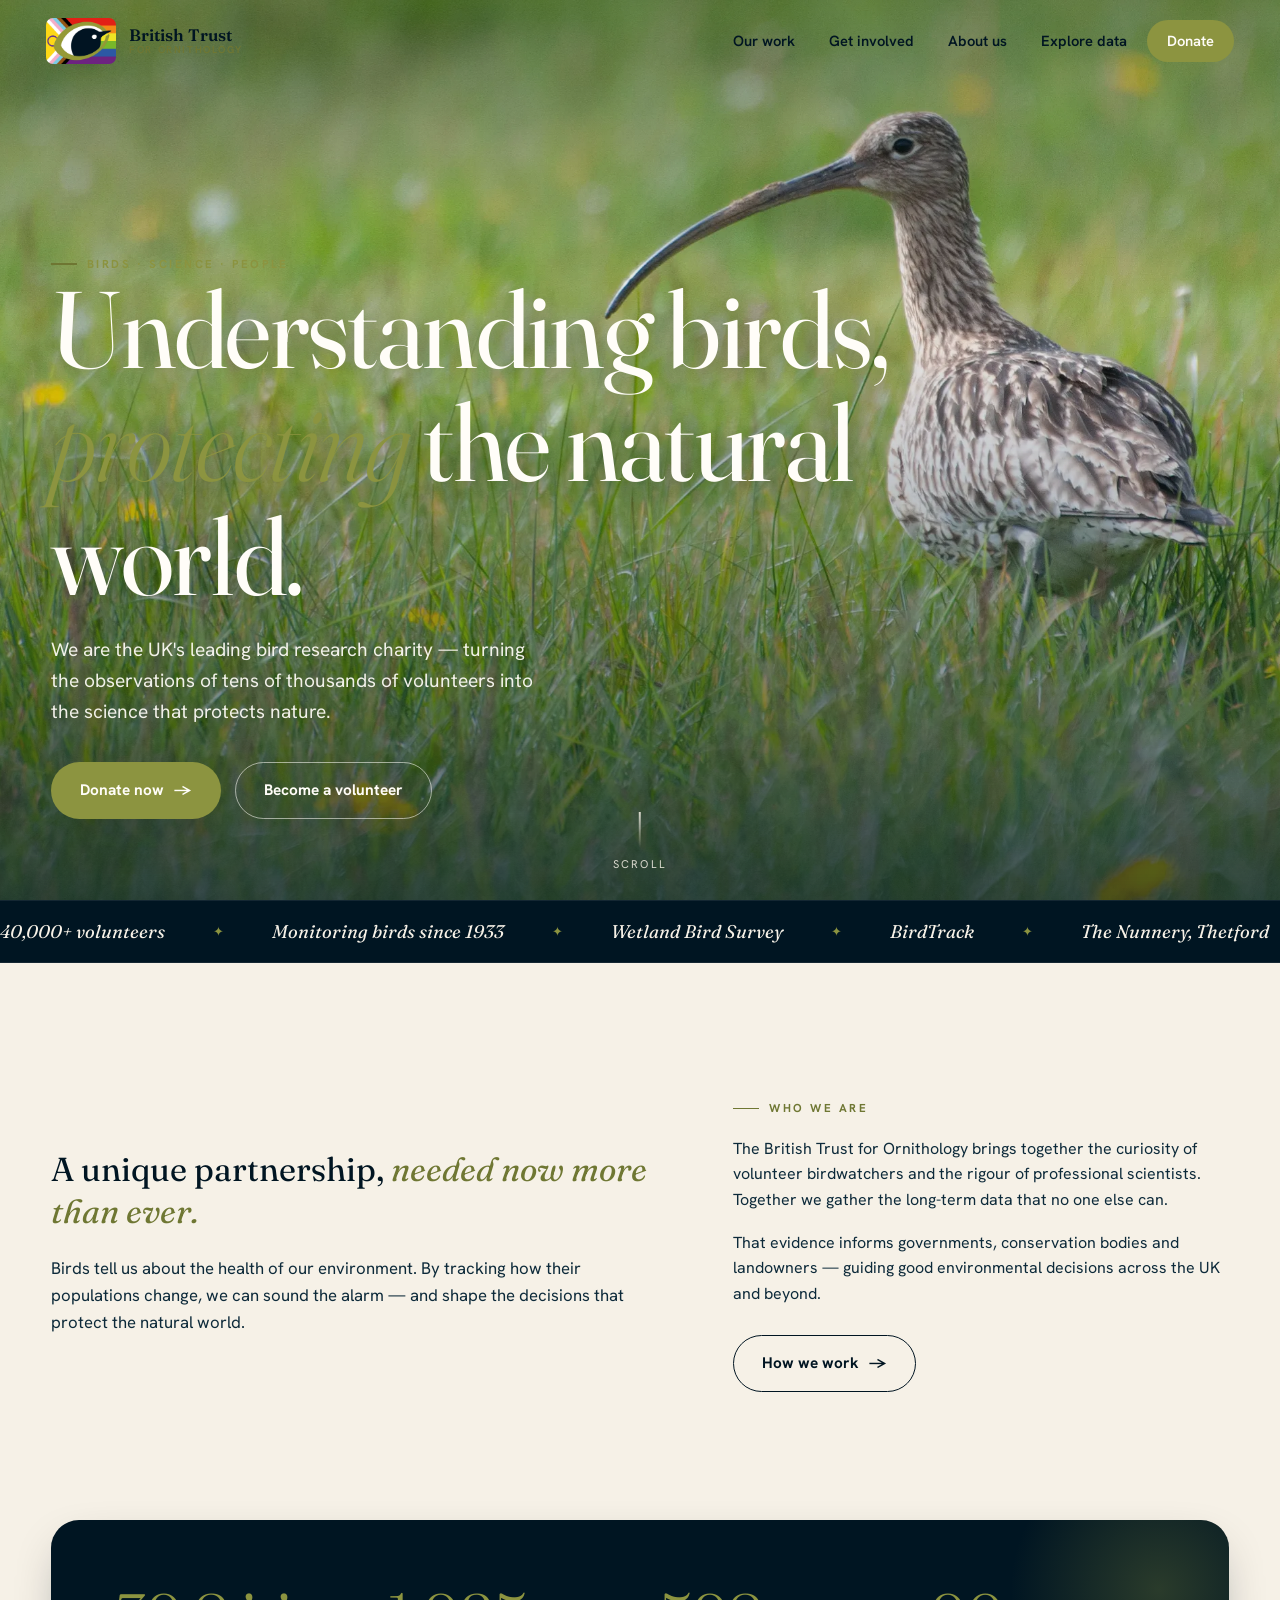
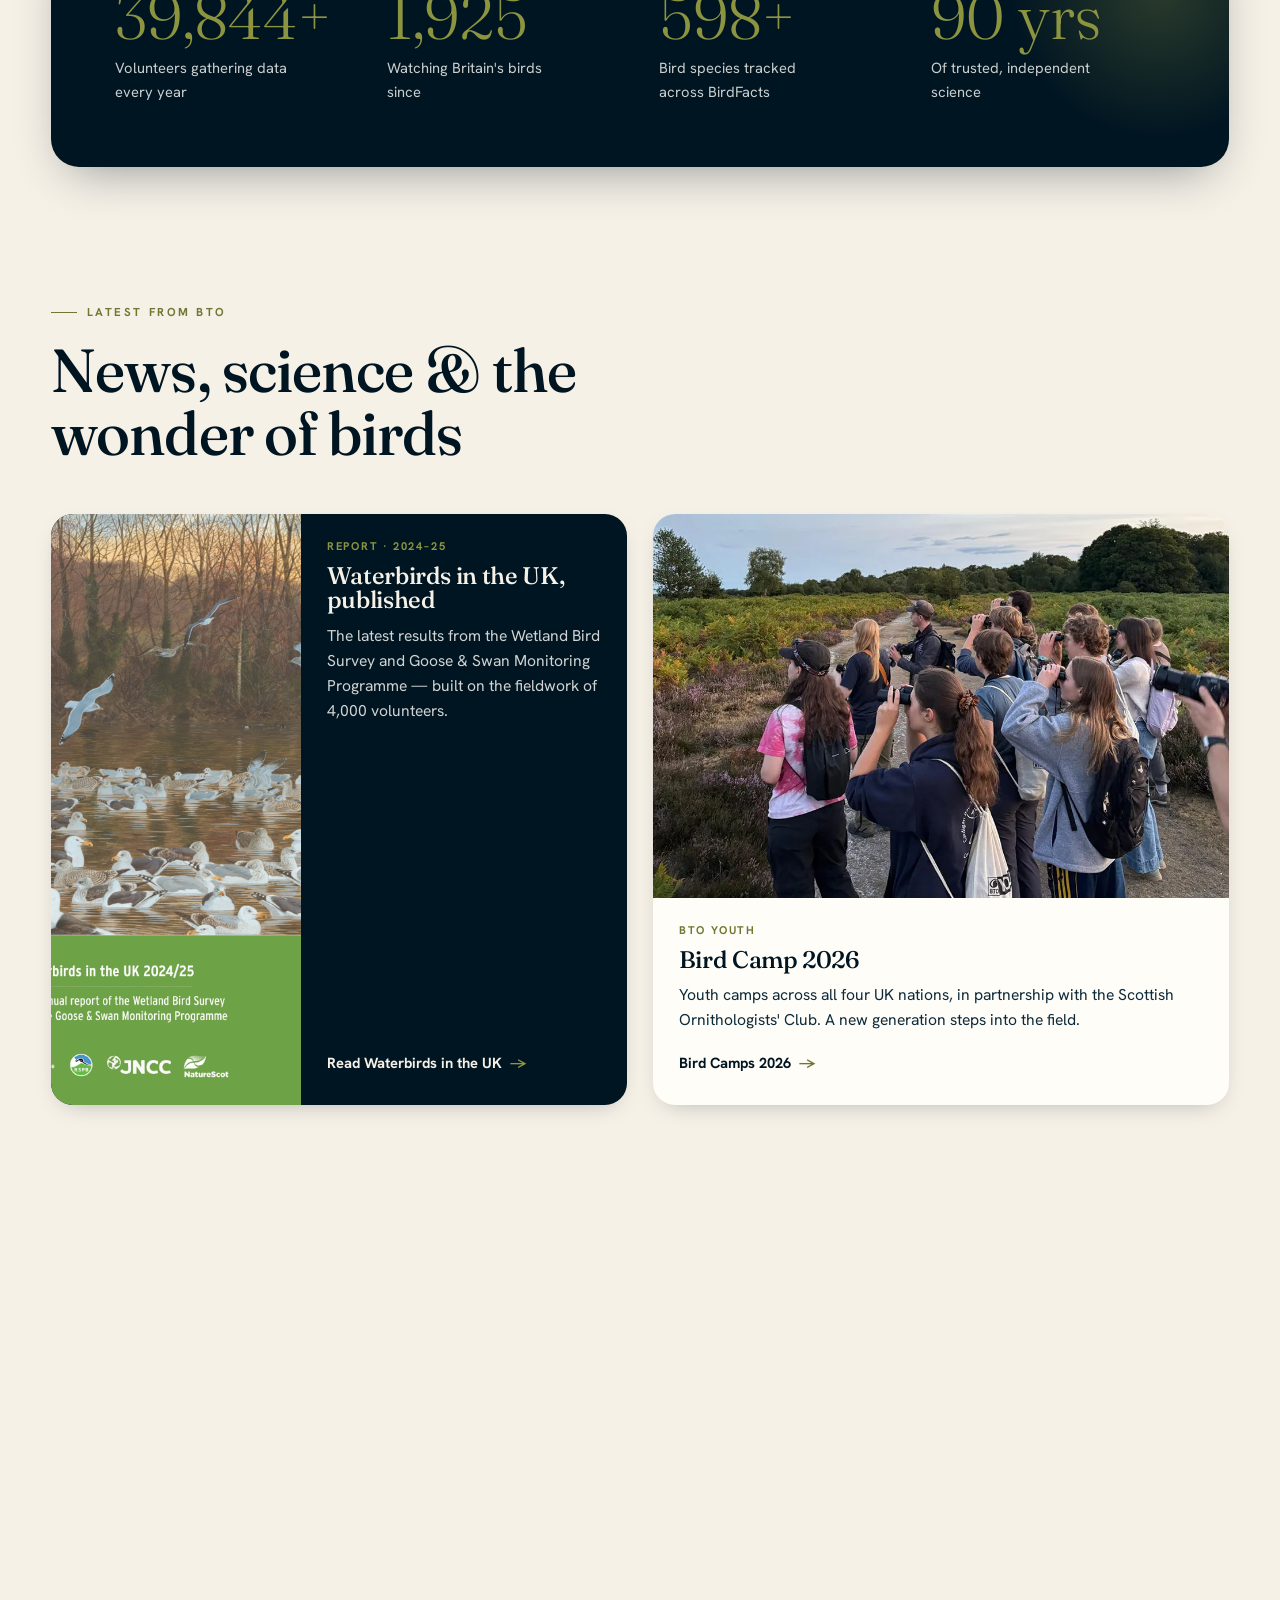
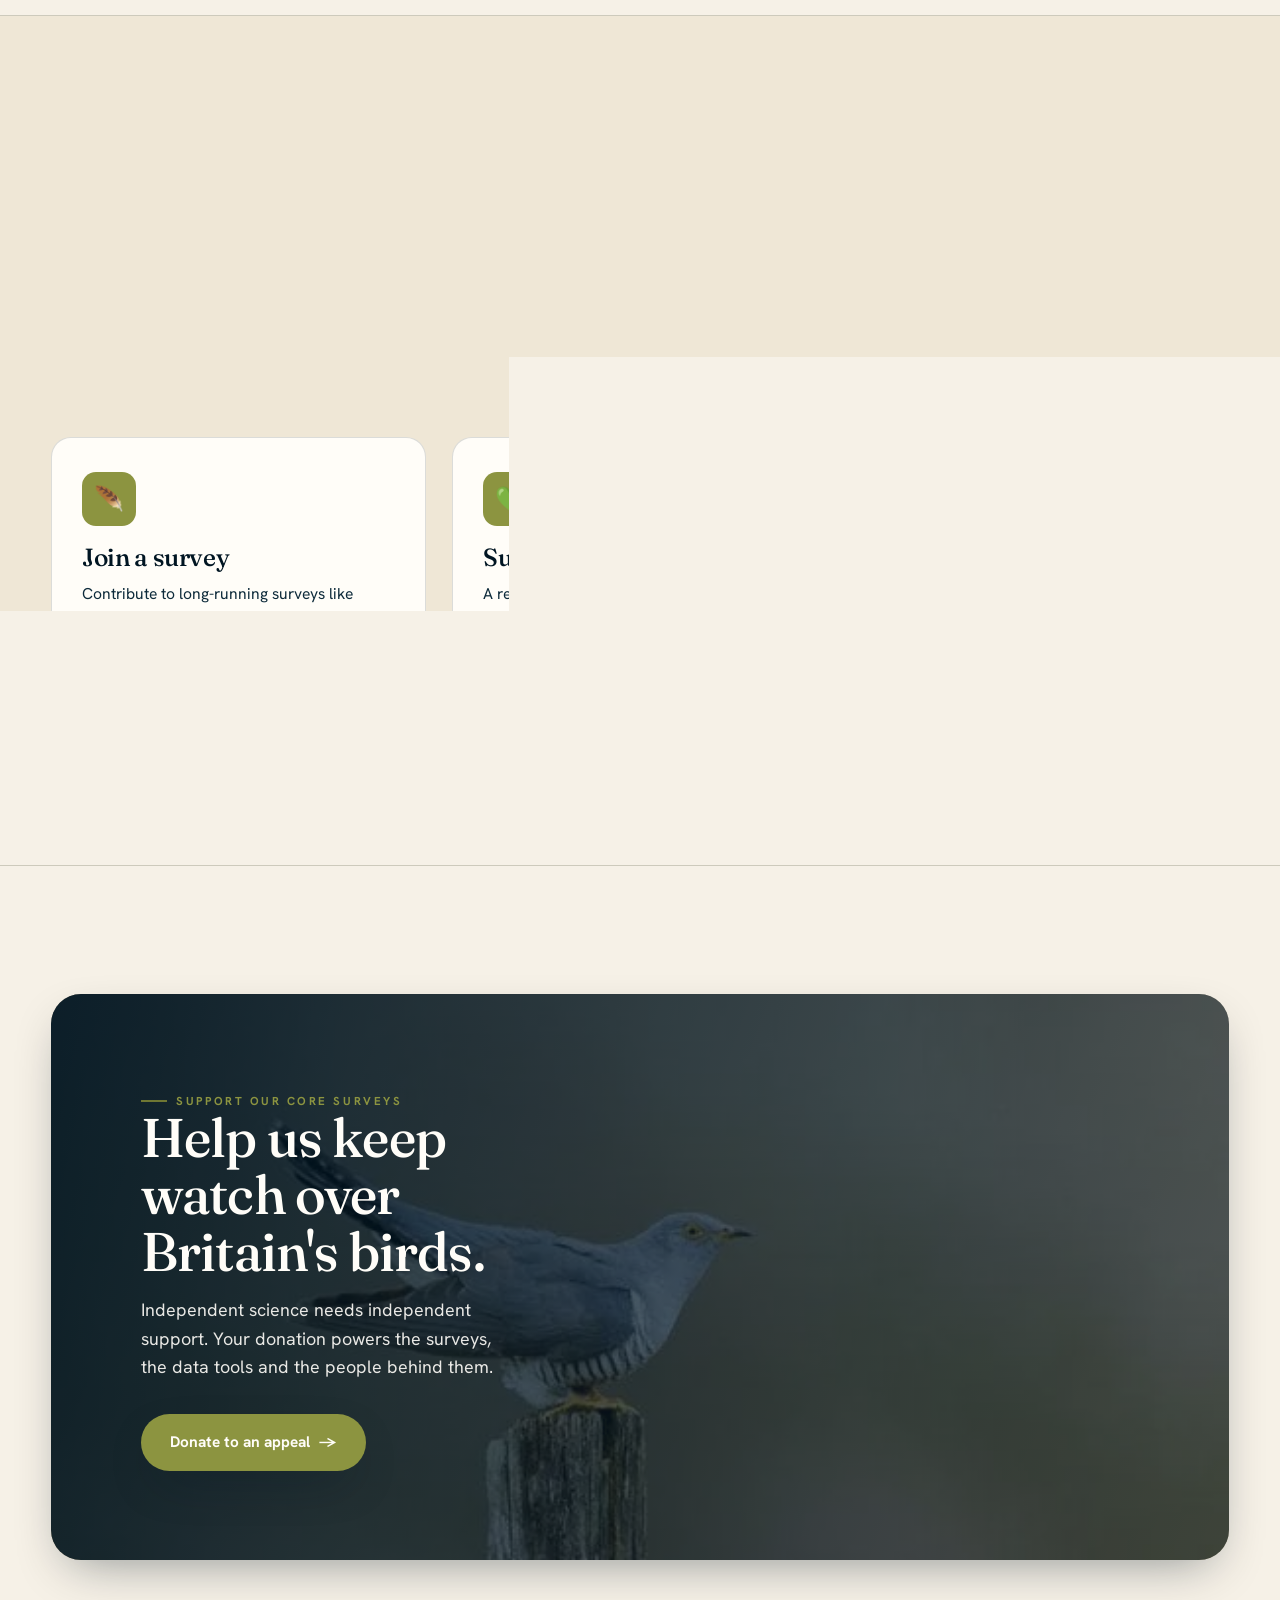
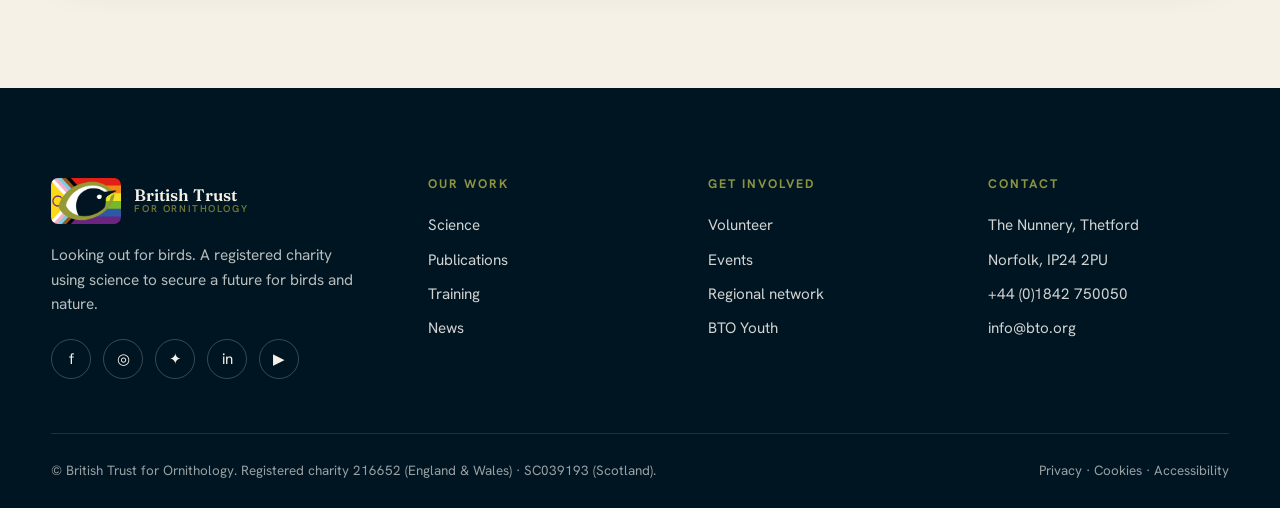
<file: index.html>
<!DOCTYPE html>
<html lang="en-GB">
<head>
<meta charset="UTF-8">
<meta name="viewport" content="width=device-width,initial-scale=1">
<title>British Trust for Ornithology — Birds · Science · People</title>
<meta name="description" content="The BTO is a UK charity using science, monitoring and the power of volunteers to secure a future for birds and nature.">
<link rel="icon" href="assets/logo.png">
<link rel="stylesheet" href="style.css">
</head>
<body>

<header class="site-head">
  <a href="index.html" class="brand">
    <img src="assets/logo.png" alt="BTO logo">
    <b>British Trust<span>for Ornithology</span></b>
  </a>
  <nav class="nav">
    <a href="our-work.html">Our work</a>
    <a href="get-involved.html">Get involved</a>
    <a href="about.html">About us</a>
    <a href="get-involved.html">Explore data</a>
    <a href="get-involved.html" class="cta">Donate</a>
  </nav>
  <button class="burger" aria-label="Menu"><span></span><span></span><span></span></button>
</header>

<!-- HERO -->
<section class="hero">
  <div class="hero-img"><img src="assets/hero-curlew.webp" alt="Curlew in a grassy meadow"></div>
  <div class="hero-inner">
    <span class="eyebrow" style="color:var(--moss)">Birds · Science · People</span>
    <h1>Understanding birds, <em>protecting</em> the natural world.</h1>
    <p>We are the UK's leading bird research charity — turning the observations of tens of thousands of volunteers into the science that protects nature.</p>
    <div class="hero-cta">
      <a href="get-involved.html" class="btn btn-moss">Donate now <span class="arr">→</span></a>
      <a href="get-involved.html" class="btn btn-ghost">Become a volunteer</a>
    </div>
  </div>
  <div class="scroll-cue"><span class="dot"></span>Scroll</div>
</section>

<!-- TICKER -->
<div class="ticker">
  <div class="ticker-track">
    <span>40,000+ volunteers</span><span>Monitoring birds since 1933</span><span>Wetland Bird Survey</span>
    <span>BirdTrack</span><span>The Nunnery, Thetford</span><span>A registered charity</span>
    <span>40,000+ volunteers</span><span>Monitoring birds since 1933</span><span>Wetland Bird Survey</span>
    <span>BirdTrack</span><span>The Nunnery, Thetford</span><span>A registered charity</span>
  </div>
</div>

<!-- INTRO -->
<section class="pad"><div class="wrap intro">
  <div class="lead reveal">A unique partnership, <em>needed now more than ever.</em>
    <p style="font-family:var(--sans);font-size:1.05rem;line-height:1.6;margin-top:1.4rem;color:var(--ink-soft)">Birds tell us about the health of our environment. By tracking how their populations change, we can sound the alarm — and shape the decisions that protect the natural world.</p>
  </div>
  <div class="body reveal" data-d="1">
    <span class="eyebrow">Who we are</span>
    <p>The British Trust for Ornithology brings together the curiosity of volunteer birdwatchers and the rigour of professional scientists. Together we gather the long-term data that no one else can.</p>
    <p>That evidence informs governments, conservation bodies and landowners — guiding good environmental decisions across the UK and beyond.</p>
    <a href="about.html" class="btn btn-outline">How we work <span class="arr">→</span></a>
  </div>
</div></section>

<!-- STATS -->
<section class="pad" style="padding-top:0"><div class="wrap">
  <div class="stats reveal">
    <div class="stats-grid">
      <div class="stat"><div class="num"><span data-count="40000" data-suffix="+">0</span></div><div class="lbl">Volunteers gathering data every year</div></div>
      <div class="stat"><div class="num"><span data-count="1933">0</span></div><div class="lbl">Watching Britain's birds since</div></div>
      <div class="stat"><div class="num"><span data-count="600" data-suffix="+">0</span></div><div class="lbl">Bird species tracked across BirdFacts</div></div>
      <div class="stat"><div class="num"><span data-count="90" data-suffix=" yrs">0</span></div><div class="lbl">Of trusted, independent science</div></div>
    </div>
  </div>
</div></section>

<!-- FEATURES -->
<section class="pad" style="padding-top:0"><div class="wrap">
  <div class="sec-head reveal">
    <span class="eyebrow">Latest from BTO</span>
    <h2>News, science &amp; the wonder of birds</h2>
  </div>
  <div class="cards" style="margin-top:3rem">

    <article class="card feat reveal">
      <div class="ph"><img src="assets/waterbirds.webp" alt="Waterbirds in the UK report"></div>
      <div class="txt">
        <span class="tag">Report · 2024–25</span>
        <h3>Waterbirds in the UK, published</h3>
        <p>The latest results from the Wetland Bird Survey and Goose &amp; Swan Monitoring Programme — built on the fieldwork of 4,000 volunteers.</p>
        <a href="our-work.html" class="more">Read Waterbirds in the UK <span class="arr">→</span></a>
      </div>
    </article>

    <article class="card lg reveal" data-d="1">
      <div class="ph"><img src="assets/birdcamp.webp" alt="Young people looking for nightjars"></div>
      <div class="txt">
        <span class="tag">BTO Youth</span>
        <h3>Bird Camp 2026</h3>
        <p>Youth camps across all four UK nations, in partnership with the Scottish Ornithologists' Club. A new generation steps into the field.</p>
        <a href="get-involved.html" class="more">Bird Camps 2026 <span class="arr">→</span></a>
      </div>
    </article>

    <article class="card sm reveal" data-d="2">
      <div class="ph"><img src="assets/inclusivity.webp" alt="Person birdwatching in woodland"></div>
      <div class="txt">
        <span class="tag">Our commitment</span>
        <h3>Becoming more inclusive</h3>
        <a href="about.html" class="more">Inclusivity <span class="arr">→</span></a>
      </div>
    </article>

    <article class="card sm reveal" data-d="3">
      <div class="ph"><img src="assets/training.webp" alt="Nest record scheme training"></div>
      <div class="txt">
        <span class="tag">Learn</span>
        <h3>Training, guides &amp; events</h3>
        <a href="our-work.html" class="more">Training courses <span class="arr">→</span></a>
      </div>
    </article>

  </div>
</div></section>

<!-- WAYS TO HELP -->
<section class="band pad"><div class="wrap">
  <div class="sec-head reveal">
    <span class="eyebrow">Get involved</span>
    <h2>Take part, wherever you are</h2>
    <p>Every record counts. Whether you have five minutes or every weekend, there's a place for you in UK bird science.</p>
  </div>
  <div class="help-grid">
    <article class="help reveal">
      <div class="ic">🪶</div>
      <h3>Join a survey</h3>
      <p>Contribute to long-running surveys like BirdTrack and the Breeding Bird Survey — from your garden or your local patch.</p>
      <a href="get-involved.html" class="more">See all projects →</a>
    </article>
    <article class="help reveal" data-d="1">
      <div class="ic">💚</div>
      <h3>Support our science</h3>
      <p>A regular gift funds the core monitoring that keeps a finger on the pulse of the UK's bird populations.</p>
      <a href="get-involved.html" class="more">Donate now →</a>
    </article>
    <article class="help reveal" data-d="2">
      <div class="ic">📍</div>
      <h3>Find your region</h3>
      <p>Country offices and a UK-wide regional network connect you to local events, people and expertise.</p>
      <a href="get-involved.html" class="more">Our offices →</a>
    </article>
  </div>
</div></section>

<!-- CTA STRIP -->
<section class="pad"><div class="wrap">
  <div class="cta-strip reveal">
    <img src="assets/projects-cuckoo.webp" alt="Cuckoo on a post">
    <div class="in">
      <span class="eyebrow" style="color:var(--moss)">Support our core surveys</span>
      <h2>Help us keep watch over Britain's birds.</h2>
      <p>Independent science needs independent support. Your donation powers the surveys, the data tools and the people behind them.</p>
      <a href="get-involved.html" class="btn btn-moss">Donate to an appeal <span class="arr">→</span></a>
    </div>
  </div>
</div></section>

<!-- FOOTER -->
<footer class="foot"><div class="wrap">
  <div class="foot-top">
    <div>
      <a href="index.html" class="brand"><img src="assets/logo.png" alt="BTO"><b>British Trust<span>for Ornithology</span></b></a>
      <p class="foot-blurb">Looking out for birds. A registered charity using science to secure a future for birds and nature.</p>
      <div class="socials">
        <a href="https://facebook.com/The.BTO" aria-label="Facebook">f</a>
        <a href="https://instagram.com/btobirds/" aria-label="Instagram">◎</a>
        <a href="https://bsky.app/profile/btobirds.bsky.social" aria-label="Bluesky">✦</a>
        <a href="https://linkedin.com/company/british-trust-for-ornithology-bto-/" aria-label="LinkedIn">in</a>
        <a href="https://youtube.com/user/BTOvideo" aria-label="YouTube">▶</a>
      </div>
    </div>
    <div class="foot-col">
      <h4>Our work</h4>
      <a href="our-work.html">Science</a><a href="our-work.html">Publications</a>
      <a href="our-work.html">Training</a><a href="our-work.html">News</a>
    </div>
    <div class="foot-col">
      <h4>Get involved</h4>
      <a href="get-involved.html">Volunteer</a><a href="get-involved.html">Events</a>
      <a href="get-involved.html">Regional network</a><a href="get-involved.html">BTO Youth</a>
    </div>
    <div class="foot-col">
      <h4>Contact</h4>
      <a href="about.html">The Nunnery, Thetford</a><a href="about.html">Norfolk, IP24 2PU</a>
      <a href="tel:+441842750050">+44 (0)1842 750050</a><a href="mailto:info@bto.org">info@bto.org</a>
    </div>
  </div>
  <div class="foot-bottom">
    <span>© British Trust for Ornithology. Registered charity 216652 (England &amp; Wales) · SC039193 (Scotland).</span>
    <span><a href="#">Privacy</a> · <a href="#">Cookies</a> · <a href="#">Accessibility</a></span>
  </div>
</div></footer>

<script src="app.js"></script>
</body>
</html>
</file>
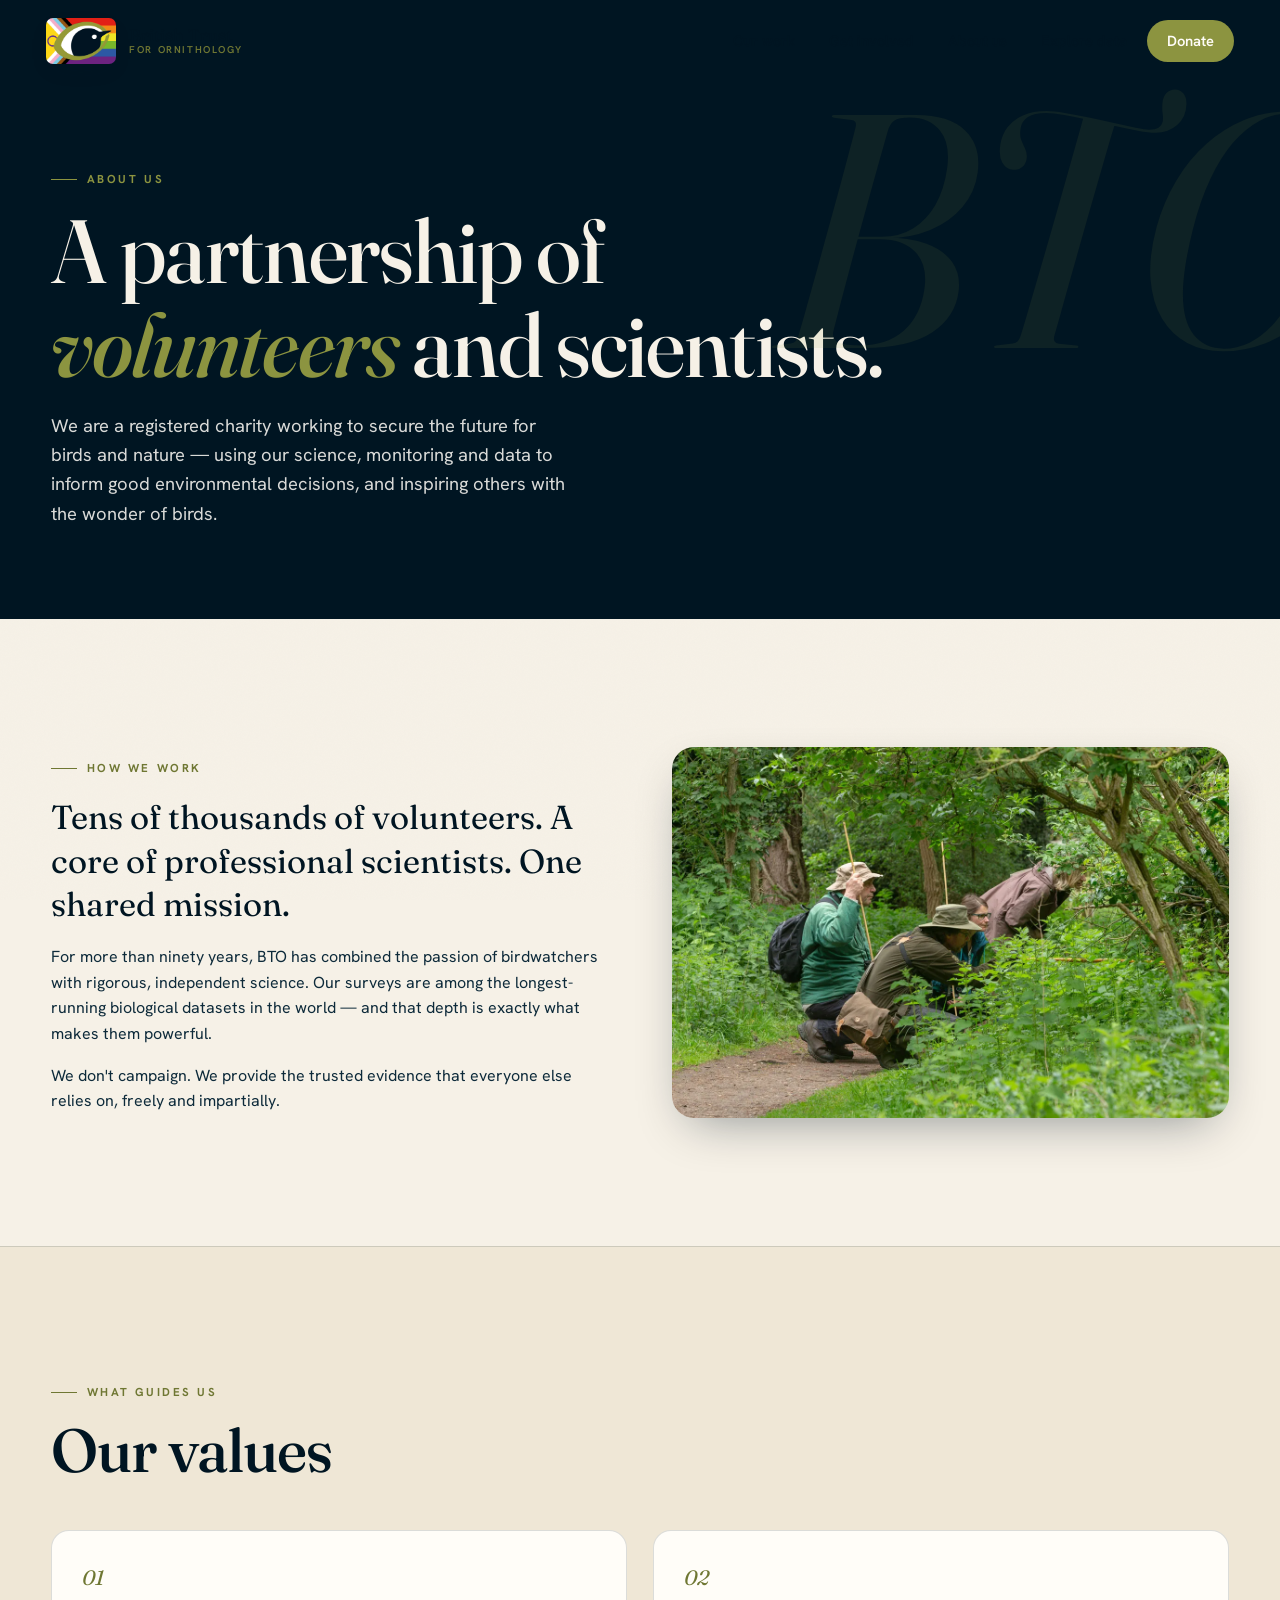
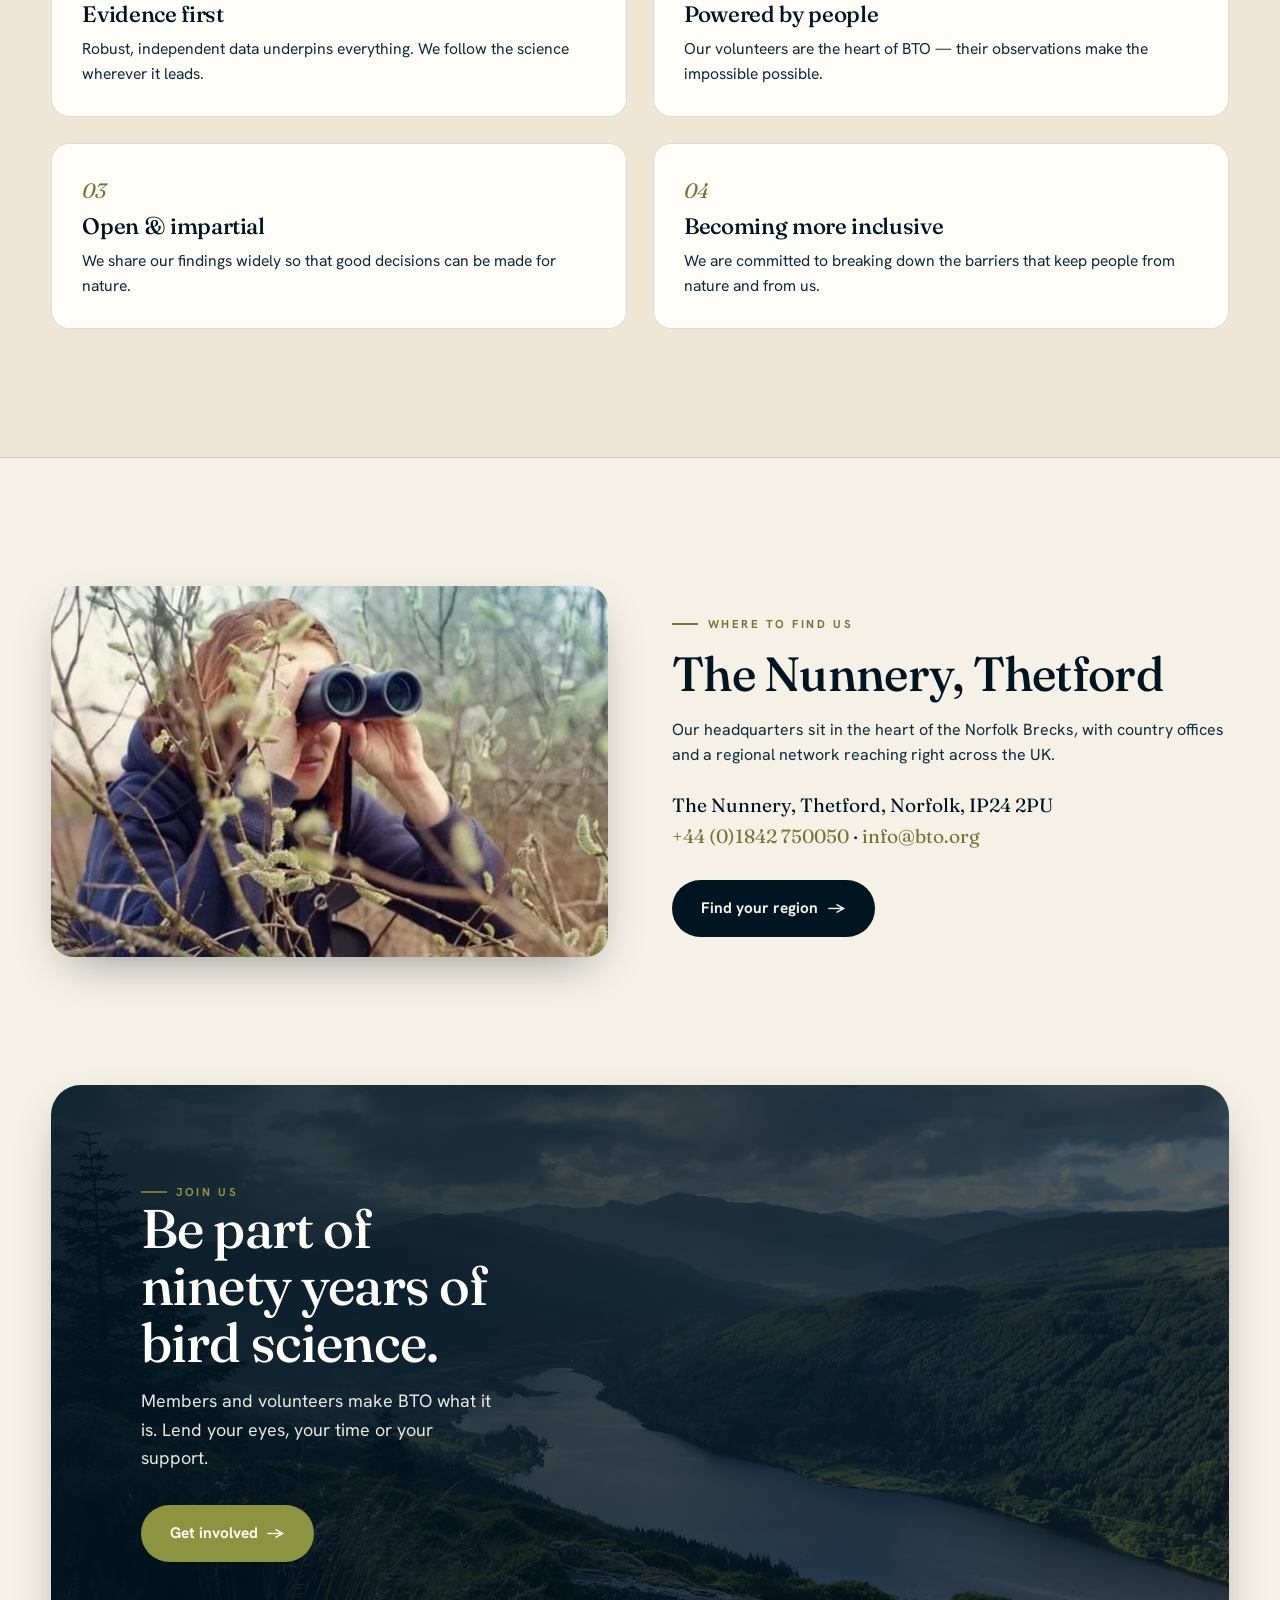
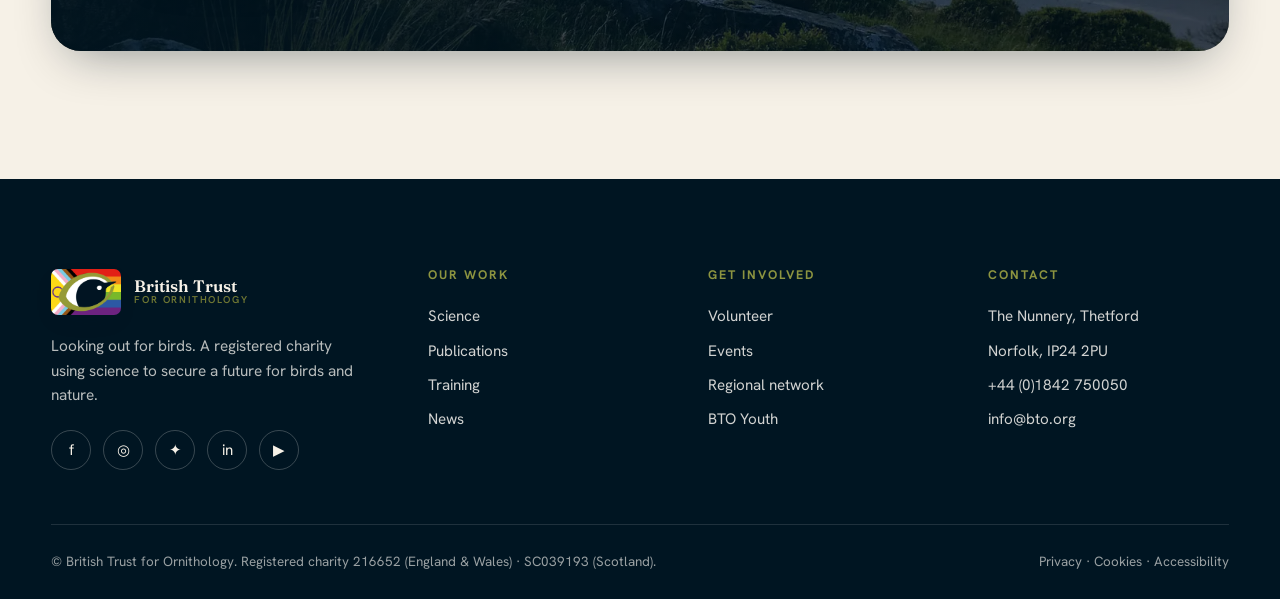
<file: about.html>
<!DOCTYPE html>
<html lang="en-GB">
<head>
<meta charset="UTF-8">
<meta name="viewport" content="width=device-width,initial-scale=1">
<title>About us — British Trust for Ornithology</title>
<meta name="description" content="Who we are: a partnership of volunteers and scientists working for birds and nature since 1933.">
<link rel="icon" href="assets/logo.png">
<link rel="stylesheet" href="style.css">
</head>
<body>

<header class="site-head">
  <a href="index.html" class="brand"><img src="assets/logo.png" alt="BTO logo"><b>British Trust<span>for Ornithology</span></b></a>
  <nav class="nav">
    <a href="our-work.html">Our work</a>
    <a href="get-involved.html">Get involved</a>
    <a href="about.html">About us</a>
    <a href="get-involved.html">Explore data</a>
    <a href="get-involved.html" class="cta">Donate</a>
  </nav>
  <button class="burger" aria-label="Menu"><span></span><span></span><span></span></button>
</header>

<section class="phero dark">
  <span class="deco">BTO</span>
  <div class="wrap">
    <span class="eyebrow reveal">About us</span>
    <h1 class="reveal" data-d="1">A partnership of <em>volunteers</em> and scientists.</h1>
    <p class="reveal" data-d="2">We are a registered charity working to secure the future for birds and nature — using our science, monitoring and data to inform good environmental decisions, and inspiring others with the wonder of birds.</p>
  </div>
</section>

<section class="pad"><div class="wrap two-col">
  <div class="reveal">
    <span class="eyebrow">How we work</span>
    <p class="lead" style="font-family:var(--serif);font-size:clamp(1.5rem,2.6vw,2.2rem);line-height:1.3;margin-top:1.1rem">Tens of thousands of volunteers. A core of professional scientists. One shared mission.</p>
    <p style="color:var(--ink-soft);margin-top:1.2rem">For more than ninety years, BTO has combined the passion of birdwatchers with rigorous, independent science. Our surveys are among the longest-running biological datasets in the world — and that depth is exactly what makes them powerful.</p>
    <p style="color:var(--ink-soft);margin-top:1rem">We don't campaign. We provide the trusted evidence that everyone else relies on, freely and impartially.</p>
  </div>
  <div class="figure reveal" data-d="1"><img src="assets/training.webp" alt="BTO volunteers training in the field"></div>
</div></section>

<section class="band pad"><div class="wrap">
  <div class="sec-head reveal"><span class="eyebrow">What guides us</span><h2>Our values</h2></div>
  <div class="vgrid">
    <article class="vcard reveal"><div class="n">01</div><h3>Evidence first</h3><p>Robust, independent data underpins everything. We follow the science wherever it leads.</p></article>
    <article class="vcard reveal" data-d="1"><div class="n">02</div><h3>Powered by people</h3><p>Our volunteers are the heart of BTO — their observations make the impossible possible.</p></article>
    <article class="vcard reveal" data-d="2"><div class="n">03</div><h3>Open &amp; impartial</h3><p>We share our findings widely so that good decisions can be made for nature.</p></article>
    <article class="vcard reveal" data-d="3"><div class="n">04</div><h3>Becoming more inclusive</h3><p>We are committed to breaking down the barriers that keep people from nature and from us.</p></article>
  </div>
</div></section>

<section class="pad"><div class="wrap two-col">
  <div class="figure reveal" style="order:1"><img src="assets/inclusivity.webp" alt="Person birdwatching in woodland"></div>
  <div class="reveal" data-d="1" style="order:2">
    <span class="eyebrow">Where to find us</span>
    <h2 style="font-size:clamp(2rem,4.5vw,3rem);margin-top:1rem">The Nunnery, Thetford</h2>
    <p style="color:var(--ink-soft);margin-top:1.1rem">Our headquarters sit in the heart of the Norfolk Brecks, with country offices and a regional network reaching right across the UK.</p>
    <p style="margin-top:1.4rem;font-family:var(--serif);font-size:1.2rem">The Nunnery, Thetford, Norfolk, IP24 2PU<br><a href="tel:+441842750050" style="color:var(--moss-deep)">+44 (0)1842 750050</a> · <a href="mailto:info@bto.org" style="color:var(--moss-deep)">info@bto.org</a></p>
    <a href="get-involved.html" class="btn btn-ink" style="margin-top:1.8rem">Find your region <span class="arr">→</span></a>
  </div>
</div></section>

<section class="pad" style="padding-top:0"><div class="wrap">
  <div class="cta-strip reveal">
    <img src="assets/regional-loch.webp" alt="Loch Lubnaig">
    <div class="in">
      <span class="eyebrow" style="color:var(--moss)">Join us</span>
      <h2>Be part of ninety years of bird science.</h2>
      <p>Members and volunteers make BTO what it is. Lend your eyes, your time or your support.</p>
      <a href="get-involved.html" class="btn btn-moss">Get involved <span class="arr">→</span></a>
    </div>
  </div>
</div></section>

<footer class="foot"><div class="wrap">
  <div class="foot-top">
    <div>
      <a href="index.html" class="brand"><img src="assets/logo.png" alt="BTO"><b>British Trust<span>for Ornithology</span></b></a>
      <p class="foot-blurb">Looking out for birds. A registered charity using science to secure a future for birds and nature.</p>
      <div class="socials">
        <a href="https://facebook.com/The.BTO" aria-label="Facebook">f</a>
        <a href="https://instagram.com/btobirds/" aria-label="Instagram">◎</a>
        <a href="https://bsky.app/profile/btobirds.bsky.social" aria-label="Bluesky">✦</a>
        <a href="https://linkedin.com/company/british-trust-for-ornithology-bto-/" aria-label="LinkedIn">in</a>
        <a href="https://youtube.com/user/BTOvideo" aria-label="YouTube">▶</a>
      </div>
    </div>
    <div class="foot-col"><h4>Our work</h4><a href="our-work.html">Science</a><a href="our-work.html">Publications</a><a href="our-work.html">Training</a><a href="our-work.html">News</a></div>
    <div class="foot-col"><h4>Get involved</h4><a href="get-involved.html">Volunteer</a><a href="get-involved.html">Events</a><a href="get-involved.html">Regional network</a><a href="get-involved.html">BTO Youth</a></div>
    <div class="foot-col"><h4>Contact</h4><a href="about.html">The Nunnery, Thetford</a><a href="about.html">Norfolk, IP24 2PU</a><a href="tel:+441842750050">+44 (0)1842 750050</a><a href="mailto:info@bto.org">info@bto.org</a></div>
  </div>
  <div class="foot-bottom">
    <span>© British Trust for Ornithology. Registered charity 216652 (England &amp; Wales) · SC039193 (Scotland).</span>
    <span><a href="#">Privacy</a> · <a href="#">Cookies</a> · <a href="#">Accessibility</a></span>
  </div>
</div></footer>

<script src="app.js"></script>
</body>
</html>
</file>
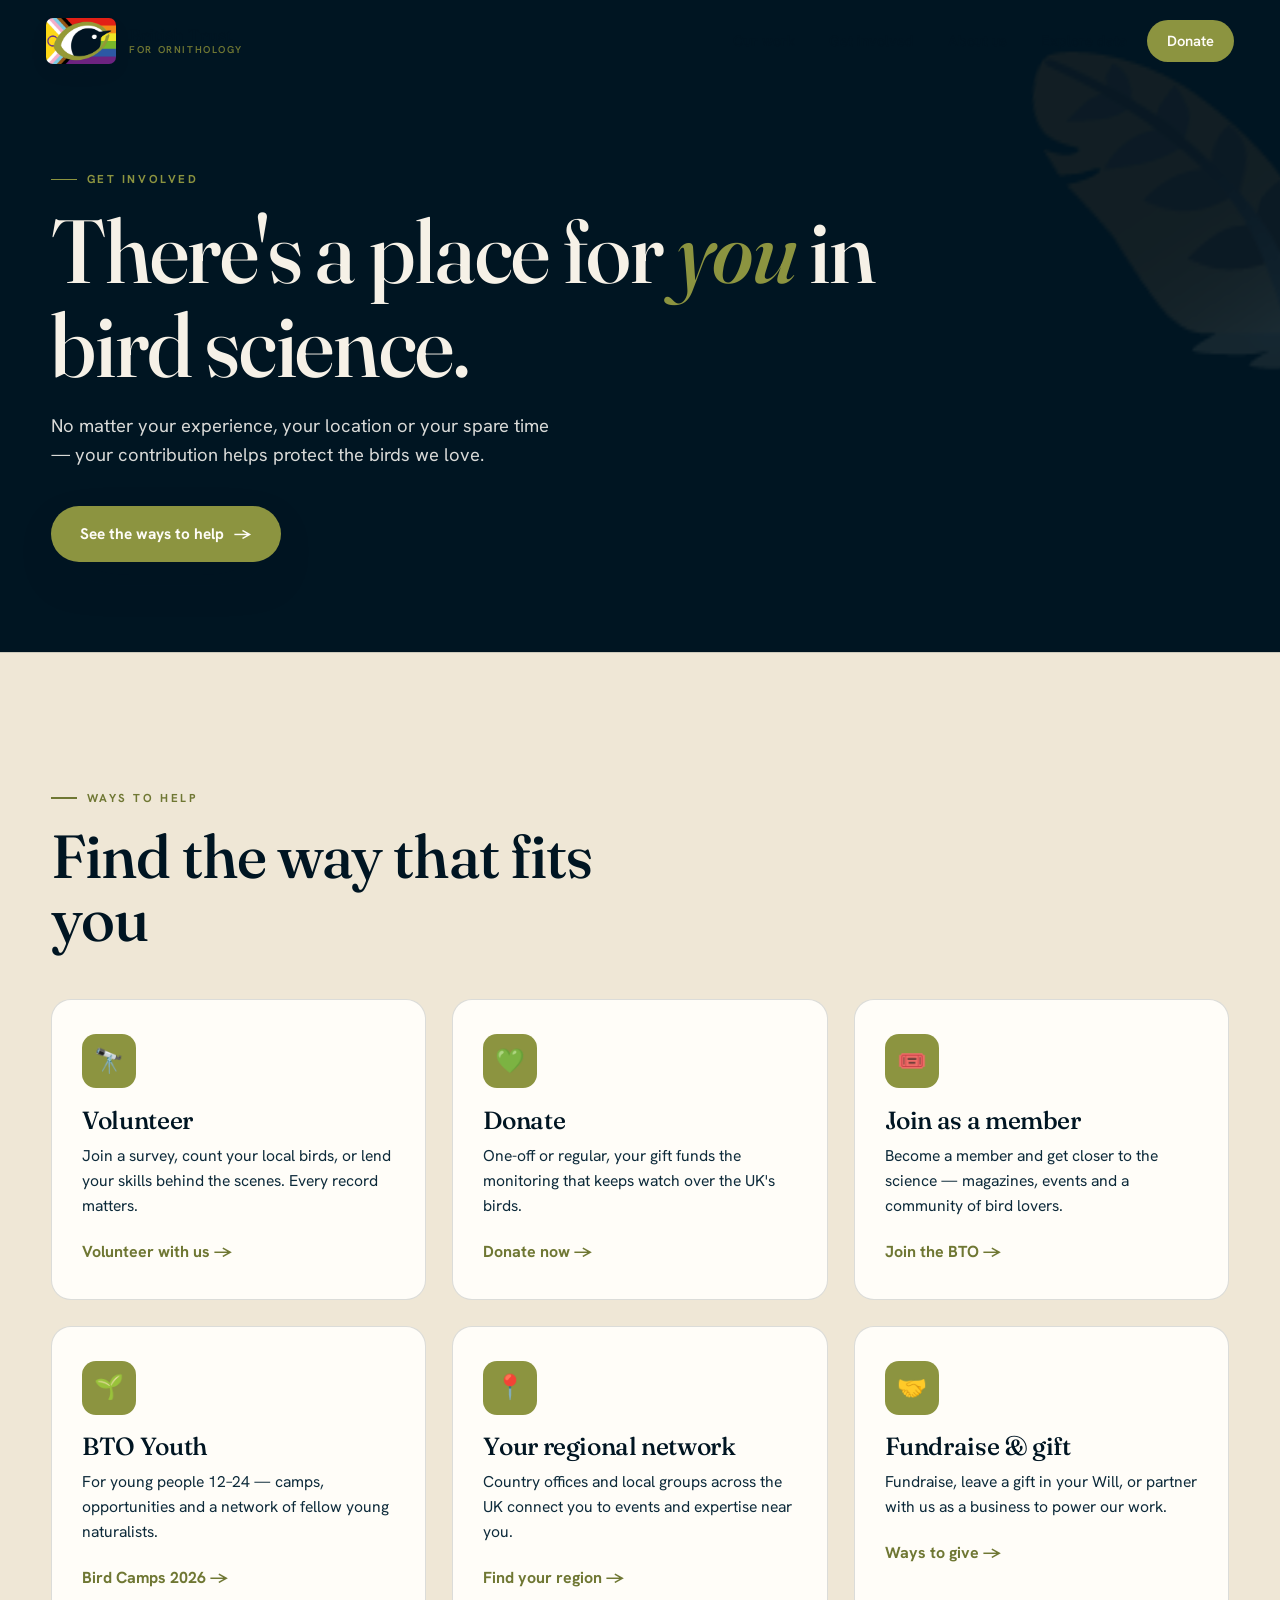
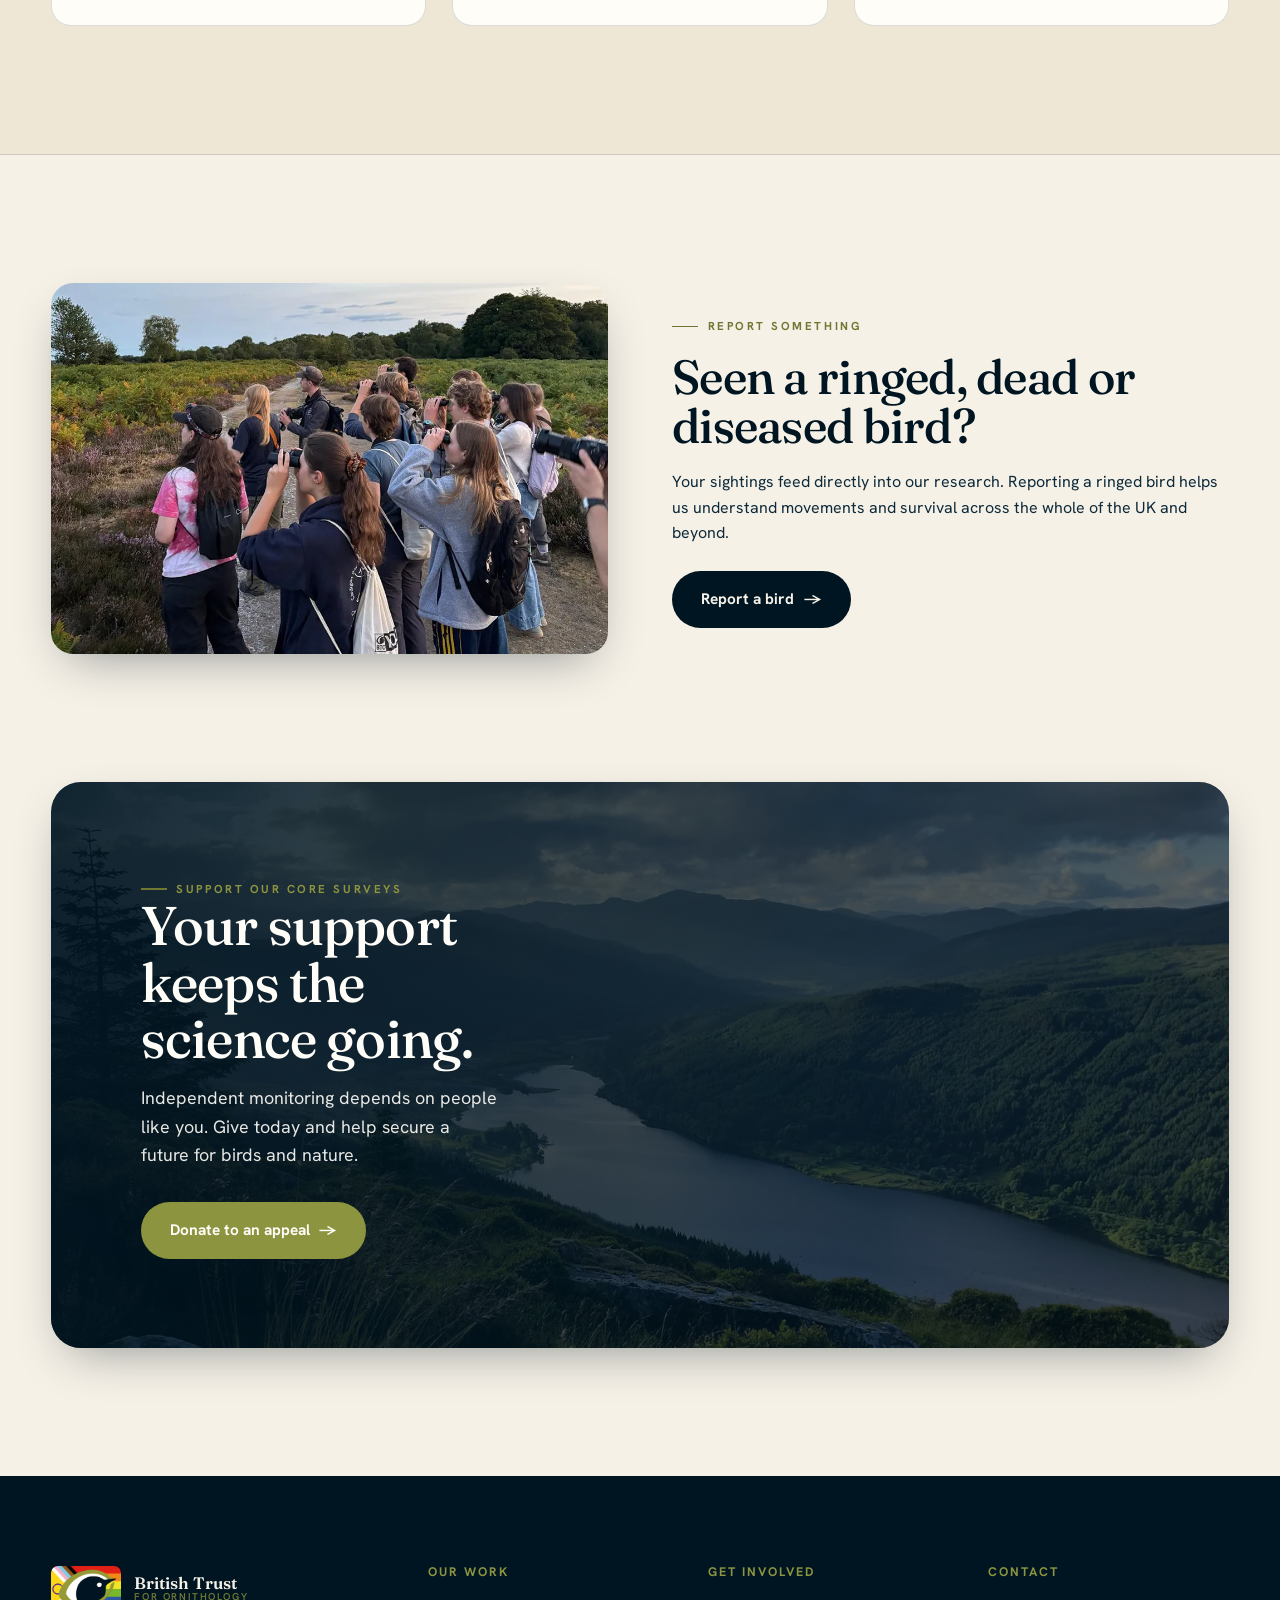
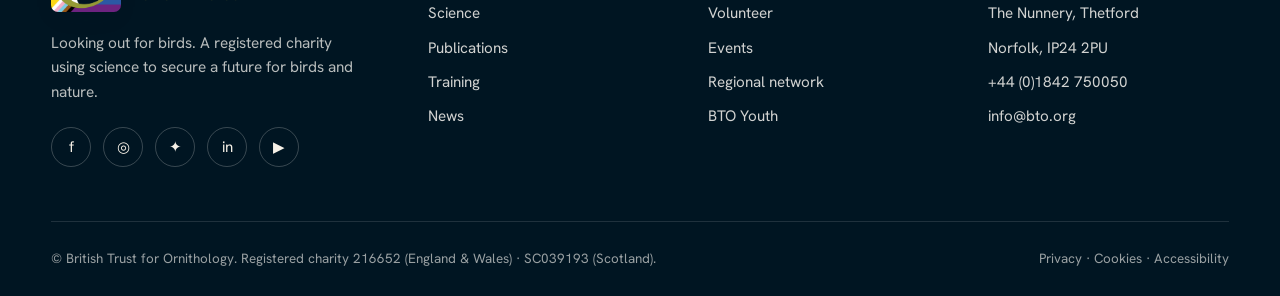
<file: get-involved.html>
<!DOCTYPE html>
<html lang="en-GB">
<head>
<meta charset="UTF-8">
<meta name="viewport" content="width=device-width,initial-scale=1">
<title>Get involved — British Trust for Ornithology</title>
<meta name="description" content="Volunteer, donate, join surveys and support bird science with the BTO.">
<link rel="icon" href="assets/logo.png">
<link rel="stylesheet" href="style.css">
</head>
<body>

<header class="site-head">
  <a href="index.html" class="brand"><img src="assets/logo.png" alt="BTO logo"><b>British Trust<span>for Ornithology</span></b></a>
  <nav class="nav">
    <a href="our-work.html">Our work</a>
    <a href="get-involved.html">Get involved</a>
    <a href="about.html">About us</a>
    <a href="get-involved.html">Explore data</a>
    <a href="get-involved.html" class="cta">Donate</a>
  </nav>
  <button class="burger" aria-label="Menu"><span></span><span></span><span></span></button>
</header>

<section class="phero dark">
  <span class="deco">🪶</span>
  <div class="wrap">
    <span class="eyebrow reveal">Get involved</span>
    <h1 class="reveal" data-d="1">There's a place for <em>you</em> in bird science.</h1>
    <p class="reveal" data-d="2">No matter your experience, your location or your spare time — your contribution helps protect the birds we love.</p>
    <div class="hero-cta reveal" data-d="3">
      <a href="#ways" class="btn btn-moss">See the ways to help <span class="arr">→</span></a>
    </div>
  </div>
</section>

<section class="band pad" id="ways"><div class="wrap">
  <div class="sec-head reveal"><span class="eyebrow">Ways to help</span><h2>Find the way that fits you</h2></div>
  <div class="help-grid">
    <article class="help reveal"><div class="ic">🔭</div><h3>Volunteer</h3><p>Join a survey, count your local birds, or lend your skills behind the scenes. Every record matters.</p><a href="#" class="more">Volunteer with us →</a></article>
    <article class="help reveal" data-d="1"><div class="ic">💚</div><h3>Donate</h3><p>One-off or regular, your gift funds the monitoring that keeps watch over the UK's birds.</p><a href="#" class="more">Donate now →</a></article>
    <article class="help reveal" data-d="2"><div class="ic">🎟️</div><h3>Join as a member</h3><p>Become a member and get closer to the science — magazines, events and a community of bird lovers.</p><a href="#" class="more">Join the BTO →</a></article>
    <article class="help reveal"><div class="ic">🌱</div><h3>BTO Youth</h3><p>For young people 12–24 — camps, opportunities and a network of fellow young naturalists.</p><a href="#" class="more">Bird Camps 2026 →</a></article>
    <article class="help reveal" data-d="1"><div class="ic">📍</div><h3>Your regional network</h3><p>Country offices and local groups across the UK connect you to events and expertise near you.</p><a href="#" class="more">Find your region →</a></article>
    <article class="help reveal" data-d="2"><div class="ic">🤝</div><h3>Fundraise &amp; gift</h3><p>Fundraise, leave a gift in your Will, or partner with us as a business to power our work.</p><a href="#" class="more">Ways to give →</a></article>
  </div>
</div></section>

<section class="pad"><div class="wrap two-col">
  <div class="figure reveal"><img src="assets/birdcamp.webp" alt="Young people looking for nightjars"></div>
  <div class="reveal" data-d="1">
    <span class="eyebrow">Report something</span>
    <h2 style="font-size:clamp(2rem,4.5vw,3rem);margin-top:1rem">Seen a ringed, dead or diseased bird?</h2>
    <p style="color:var(--ink-soft);margin-top:1.1rem">Your sightings feed directly into our research. Reporting a ringed bird helps us understand movements and survival across the whole of the UK and beyond.</p>
    <a href="#" class="btn btn-ink" style="margin-top:1.6rem">Report a bird <span class="arr">→</span></a>
  </div>
</div></section>

<section class="pad" style="padding-top:0"><div class="wrap">
  <div class="cta-strip reveal">
    <img src="assets/regional-loch.webp" alt="Loch Lubnaig landscape">
    <div class="in">
      <span class="eyebrow" style="color:var(--moss)">Support our core surveys</span>
      <h2>Your support keeps the science going.</h2>
      <p>Independent monitoring depends on people like you. Give today and help secure a future for birds and nature.</p>
      <a href="#" class="btn btn-moss">Donate to an appeal <span class="arr">→</span></a>
    </div>
  </div>
</div></section>

<footer class="foot"><div class="wrap">
  <div class="foot-top">
    <div>
      <a href="index.html" class="brand"><img src="assets/logo.png" alt="BTO"><b>British Trust<span>for Ornithology</span></b></a>
      <p class="foot-blurb">Looking out for birds. A registered charity using science to secure a future for birds and nature.</p>
      <div class="socials">
        <a href="https://facebook.com/The.BTO" aria-label="Facebook">f</a>
        <a href="https://instagram.com/btobirds/" aria-label="Instagram">◎</a>
        <a href="https://bsky.app/profile/btobirds.bsky.social" aria-label="Bluesky">✦</a>
        <a href="https://linkedin.com/company/british-trust-for-ornithology-bto-/" aria-label="LinkedIn">in</a>
        <a href="https://youtube.com/user/BTOvideo" aria-label="YouTube">▶</a>
      </div>
    </div>
    <div class="foot-col"><h4>Our work</h4><a href="our-work.html">Science</a><a href="our-work.html">Publications</a><a href="our-work.html">Training</a><a href="our-work.html">News</a></div>
    <div class="foot-col"><h4>Get involved</h4><a href="get-involved.html">Volunteer</a><a href="get-involved.html">Events</a><a href="get-involved.html">Regional network</a><a href="get-involved.html">BTO Youth</a></div>
    <div class="foot-col"><h4>Contact</h4><a href="about.html">The Nunnery, Thetford</a><a href="about.html">Norfolk, IP24 2PU</a><a href="tel:+441842750050">+44 (0)1842 750050</a><a href="mailto:info@bto.org">info@bto.org</a></div>
  </div>
  <div class="foot-bottom">
    <span>© British Trust for Ornithology. Registered charity 216652 (England &amp; Wales) · SC039193 (Scotland).</span>
    <span><a href="#">Privacy</a> · <a href="#">Cookies</a> · <a href="#">Accessibility</a></span>
  </div>
</div></footer>

<script src="app.js"></script>
</body>
</html>
</file>
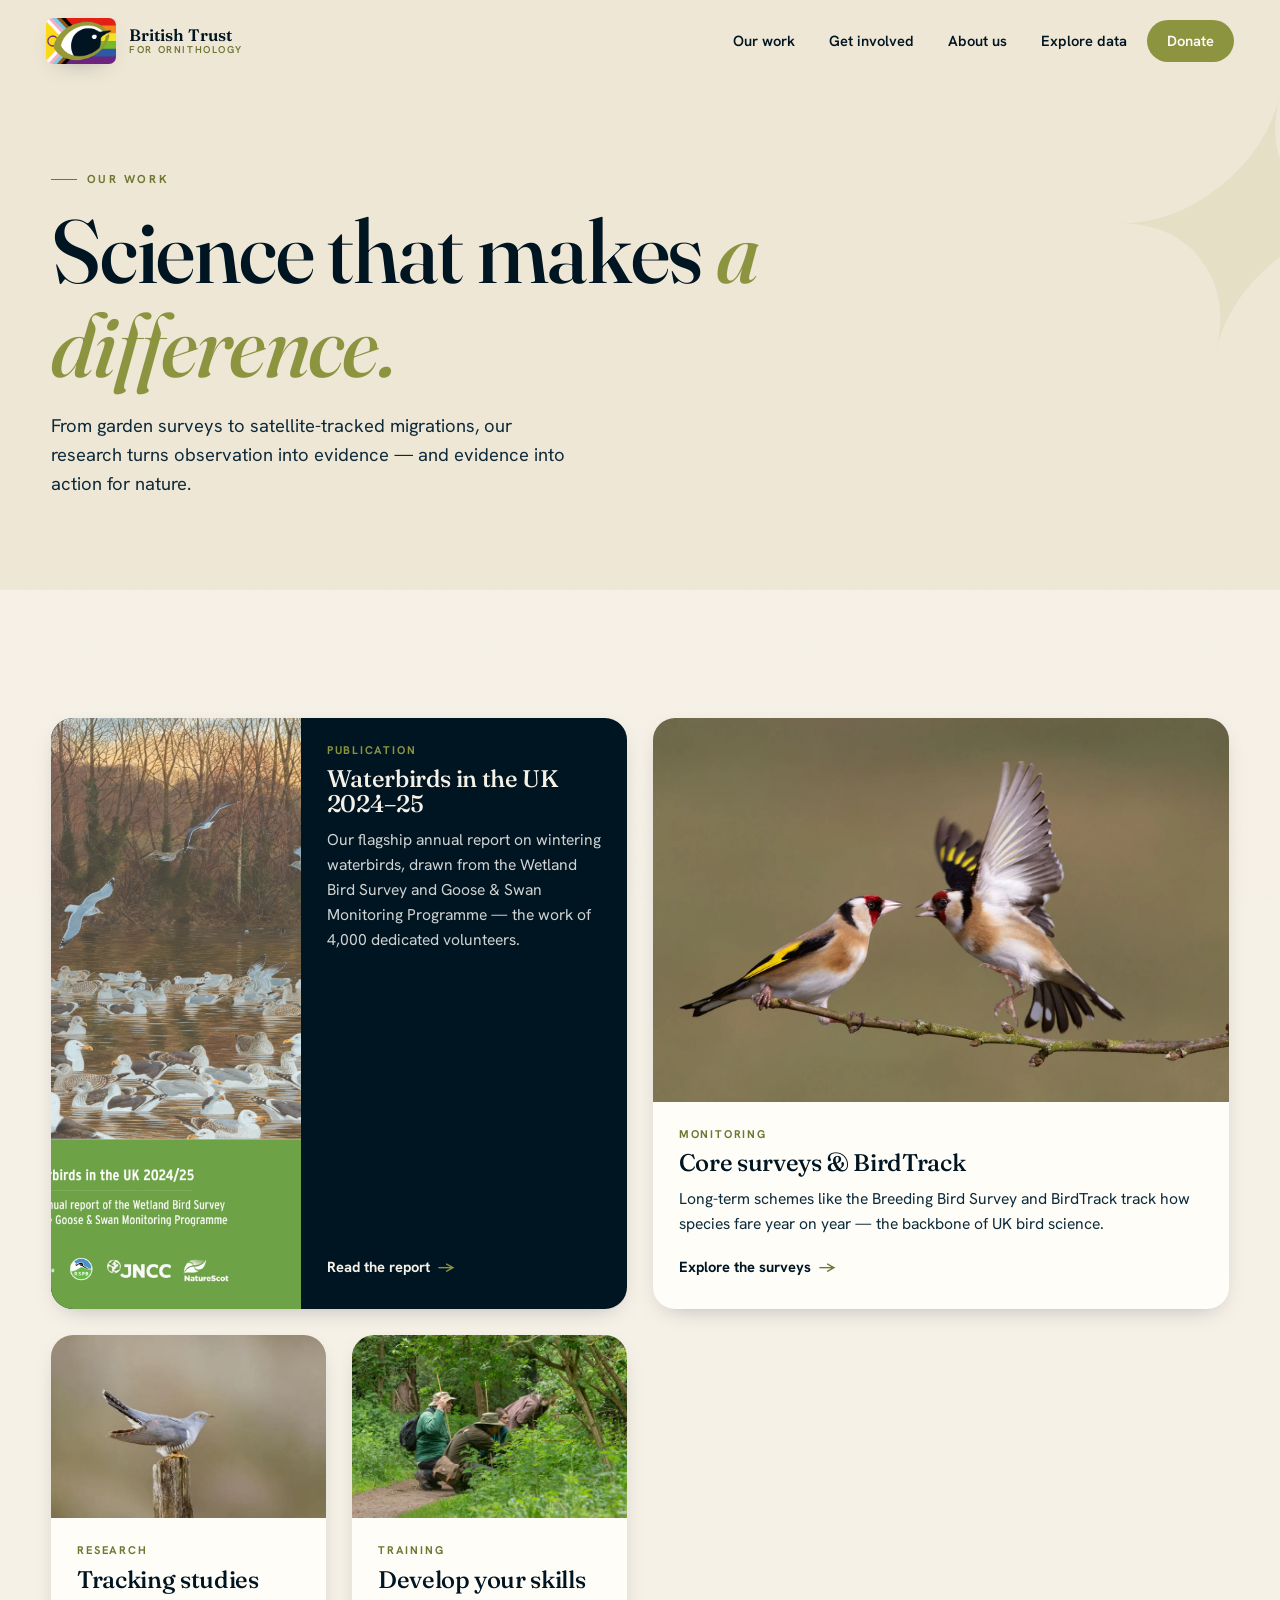
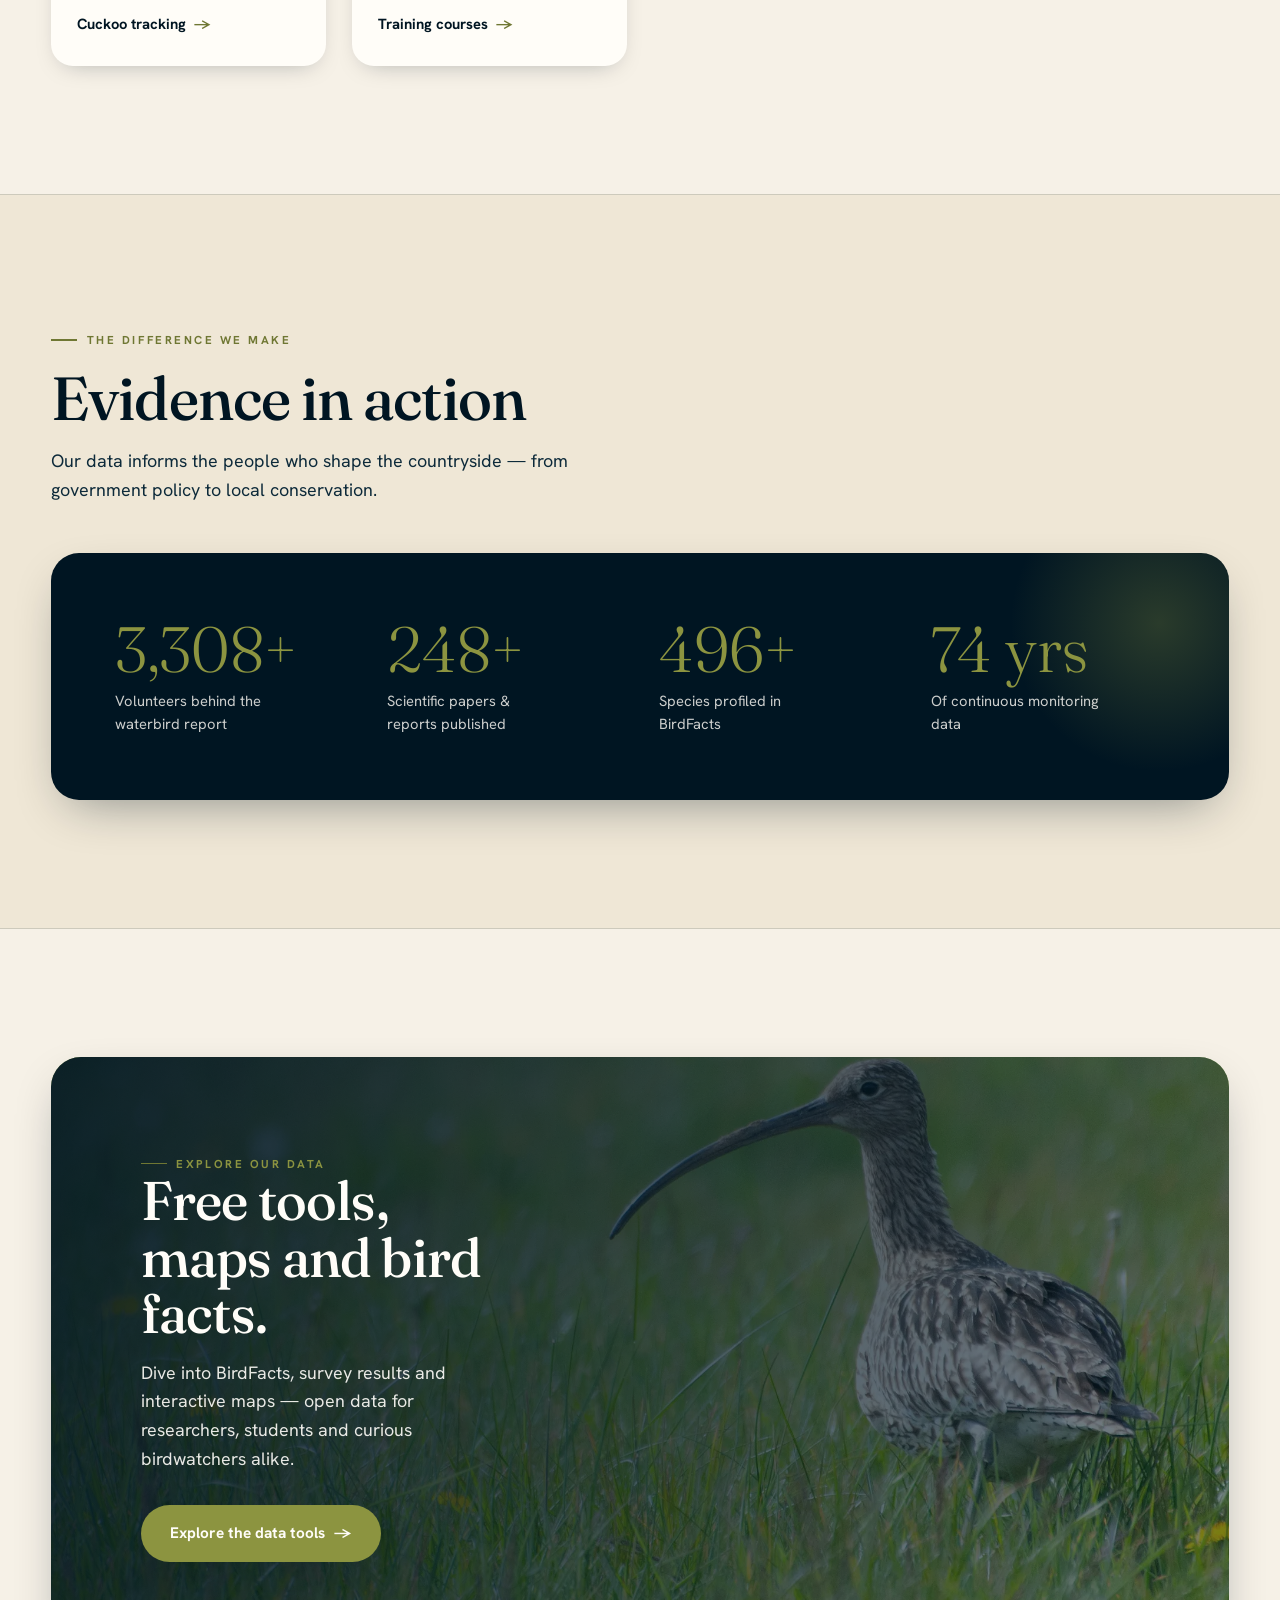
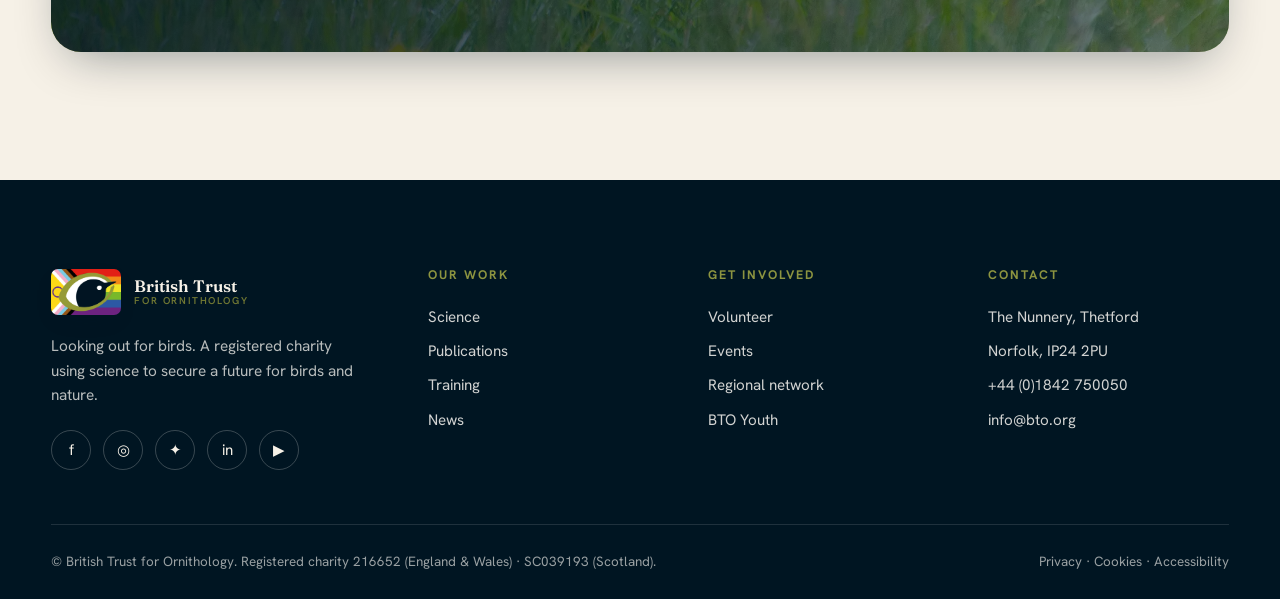
<file: our-work.html>
<!DOCTYPE html>
<html lang="en-GB">
<head>
<meta charset="UTF-8">
<meta name="viewport" content="width=device-width,initial-scale=1">
<title>Our work — British Trust for Ornithology</title>
<meta name="description" content="Science, monitoring, publications and training from the BTO.">
<link rel="icon" href="assets/logo.png">
<link rel="stylesheet" href="style.css">
</head>
<body>

<header class="site-head">
  <a href="index.html" class="brand"><img src="assets/logo.png" alt="BTO logo"><b>British Trust<span>for Ornithology</span></b></a>
  <nav class="nav">
    <a href="our-work.html">Our work</a>
    <a href="get-involved.html">Get involved</a>
    <a href="about.html">About us</a>
    <a href="get-involved.html">Explore data</a>
    <a href="get-involved.html" class="cta">Donate</a>
  </nav>
  <button class="burger" aria-label="Menu"><span></span><span></span><span></span></button>
</header>

<section class="phero" style="background:var(--paper-2)">
  <span class="deco">✦</span>
  <div class="wrap">
    <span class="eyebrow reveal">Our work</span>
    <h1 class="reveal" data-d="1" style="color:var(--ink)">Science that makes <em>a difference.</em></h1>
    <p class="reveal" data-d="2" style="color:var(--ink-soft)">From garden surveys to satellite-tracked migrations, our research turns observation into evidence — and evidence into action for nature.</p>
  </div>
</section>

<section class="pad"><div class="wrap">
  <div class="cards">

    <article class="card feat reveal">
      <div class="ph"><img src="assets/waterbirds.webp" alt="Waterbirds in the UK report cover"></div>
      <div class="txt">
        <span class="tag">Publication</span>
        <h3>Waterbirds in the UK 2024–25</h3>
        <p>Our flagship annual report on wintering waterbirds, drawn from the Wetland Bird Survey and Goose &amp; Swan Monitoring Programme — the work of 4,000 dedicated volunteers.</p>
        <a href="#" class="more">Read the report <span class="arr">→</span></a>
      </div>
    </article>

    <article class="card lg reveal" data-d="1">
      <div class="ph"><img src="assets/surveys-goldfinch.webp" alt="Goldfinches"></div>
      <div class="txt">
        <span class="tag">Monitoring</span>
        <h3>Core surveys &amp; BirdTrack</h3>
        <p>Long-term schemes like the Breeding Bird Survey and BirdTrack track how species fare year on year — the backbone of UK bird science.</p>
        <a href="get-involved.html" class="more">Explore the surveys <span class="arr">→</span></a>
      </div>
    </article>

    <article class="card sm reveal" data-d="2">
      <div class="ph"><img src="assets/projects-cuckoo.webp" alt="Cuckoo on a post"></div>
      <div class="txt"><span class="tag">Research</span><h3>Tracking studies</h3><a href="#" class="more">Cuckoo tracking <span class="arr">→</span></a></div>
    </article>

    <article class="card sm reveal" data-d="3">
      <div class="ph"><img src="assets/training.webp" alt="Training in the field"></div>
      <div class="txt"><span class="tag">Training</span><h3>Develop your skills</h3><a href="get-involved.html" class="more">Training courses <span class="arr">→</span></a></div>
    </article>

  </div>
</div></section>

<section class="band pad"><div class="wrap">
  <div class="sec-head reveal"><span class="eyebrow">The difference we make</span><h2>Evidence in action</h2><p>Our data informs the people who shape the countryside — from government policy to local conservation.</p></div>
  <div class="stats reveal" style="margin-top:3rem">
    <div class="stats-grid">
      <div class="stat"><div class="num"><span data-count="4000" data-suffix="+">0</span></div><div class="lbl">Volunteers behind the waterbird report</div></div>
      <div class="stat"><div class="num"><span data-count="300" data-suffix="+">0</span></div><div class="lbl">Scientific papers &amp; reports published</div></div>
      <div class="stat"><div class="num"><span data-count="600" data-suffix="+">0</span></div><div class="lbl">Species profiled in BirdFacts</div></div>
      <div class="stat"><div class="num"><span data-count="90" data-suffix=" yrs">0</span></div><div class="lbl">Of continuous monitoring data</div></div>
    </div>
  </div>
</div></section>

<section class="pad"><div class="wrap">
  <div class="cta-strip reveal">
    <img src="assets/hero-curlew.webp" alt="Curlew in a meadow">
    <div class="in">
      <span class="eyebrow" style="color:var(--moss)">Explore our data</span>
      <h2>Free tools, maps and bird facts.</h2>
      <p>Dive into BirdFacts, survey results and interactive maps — open data for researchers, students and curious birdwatchers alike.</p>
      <a href="get-involved.html" class="btn btn-moss">Explore the data tools <span class="arr">→</span></a>
    </div>
  </div>
</div></section>

<footer class="foot"><div class="wrap">
  <div class="foot-top">
    <div>
      <a href="index.html" class="brand"><img src="assets/logo.png" alt="BTO"><b>British Trust<span>for Ornithology</span></b></a>
      <p class="foot-blurb">Looking out for birds. A registered charity using science to secure a future for birds and nature.</p>
      <div class="socials">
        <a href="https://facebook.com/The.BTO" aria-label="Facebook">f</a>
        <a href="https://instagram.com/btobirds/" aria-label="Instagram">◎</a>
        <a href="https://bsky.app/profile/btobirds.bsky.social" aria-label="Bluesky">✦</a>
        <a href="https://linkedin.com/company/british-trust-for-ornithology-bto-/" aria-label="LinkedIn">in</a>
        <a href="https://youtube.com/user/BTOvideo" aria-label="YouTube">▶</a>
      </div>
    </div>
    <div class="foot-col"><h4>Our work</h4><a href="our-work.html">Science</a><a href="our-work.html">Publications</a><a href="our-work.html">Training</a><a href="our-work.html">News</a></div>
    <div class="foot-col"><h4>Get involved</h4><a href="get-involved.html">Volunteer</a><a href="get-involved.html">Events</a><a href="get-involved.html">Regional network</a><a href="get-involved.html">BTO Youth</a></div>
    <div class="foot-col"><h4>Contact</h4><a href="about.html">The Nunnery, Thetford</a><a href="about.html">Norfolk, IP24 2PU</a><a href="tel:+441842750050">+44 (0)1842 750050</a><a href="mailto:info@bto.org">info@bto.org</a></div>
  </div>
  <div class="foot-bottom">
    <span>© British Trust for Ornithology. Registered charity 216652 (England &amp; Wales) · SC039193 (Scotland).</span>
    <span><a href="#">Privacy</a> · <a href="#">Cookies</a> · <a href="#">Accessibility</a></span>
  </div>
</div></footer>

<script src="app.js"></script>
</body>
</html>
</file>
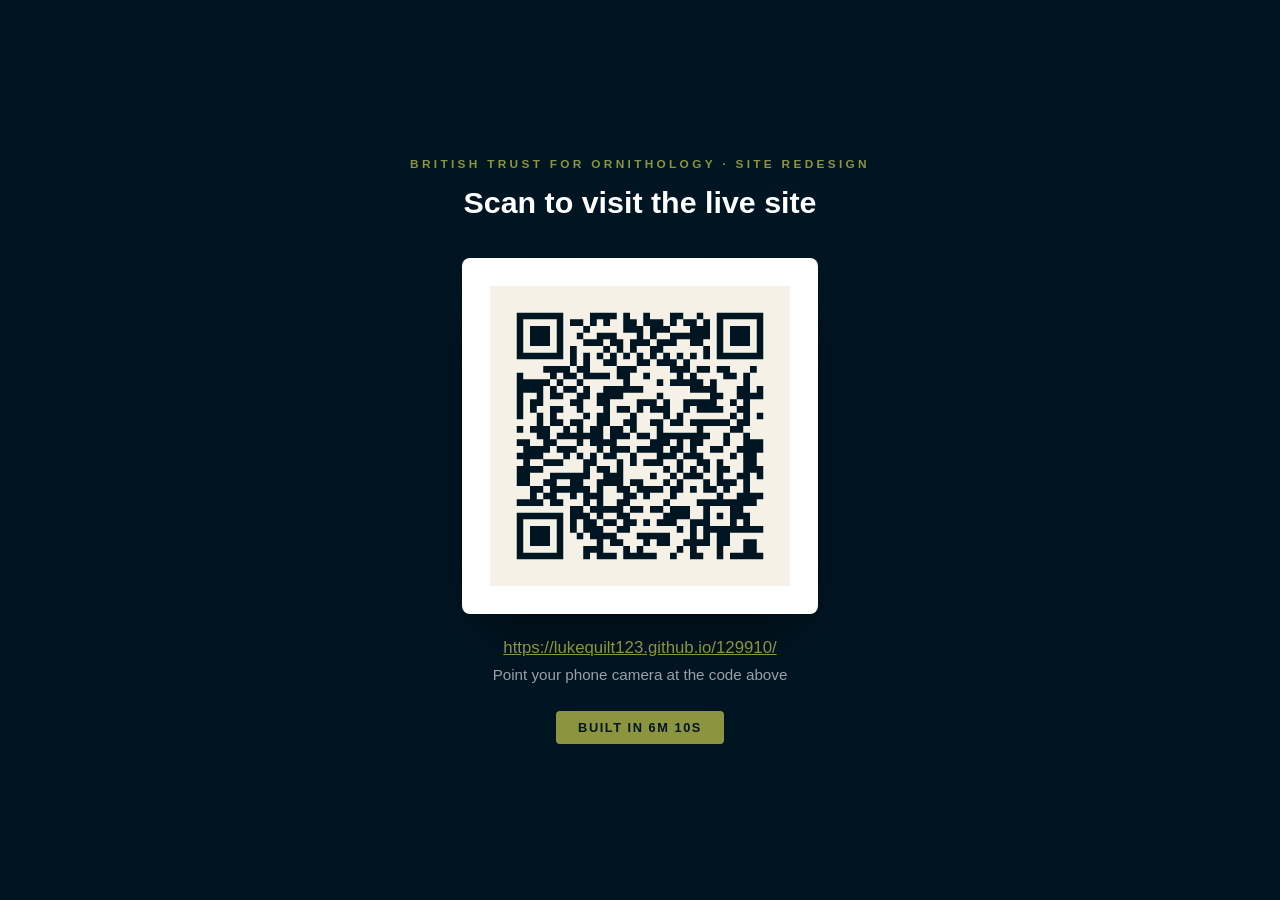
<file: qr_server.html>
<!--
  QR server template.
  Replace tokens at write-time:
    British Trust for Ornithology          → brand display name
    https://lukequilt123.github.io/129910/       → live GitHub Pages URL
    6m 10s        → "Xm Ys" badge string
    #001522     → brand dark hex (default #1f2029)
    #8C9440   → brand accent hex (default #f5c967)

  Defaults work for any brand; override with the redesigned site's real palette
  so the QR screen feels like part of the same brand world.
-->
<!DOCTYPE html>
<html lang="en">
<head>
<meta charset="UTF-8" />
<meta name="viewport" content="width=device-width, initial-scale=1.0" />
<title>Scan to Visit — British Trust for Ornithology</title>
<style>
  :root { --dark: #001522; --accent: #8C9440; }
  * { margin: 0; padding: 0; box-sizing: border-box; }
  body {
    font-family: -apple-system, BlinkMacSystemFont, 'Segoe UI', sans-serif;
    display: flex; flex-direction: column; align-items: center; justify-content: center;
    min-height: 100vh; background: var(--dark); color: #fff;
    text-align: center; padding: 40px;
  }
  .eyebrow {
    font-size: .74rem; letter-spacing: .28em; text-transform: uppercase;
    color: var(--accent); font-weight: 600;
  }
  h1 { font-size: 1.9rem; font-weight: 600; margin: 14px 0 6px; }
  .card {
    background: #fff; padding: 28px; border-radius: 8px;
    margin-top: 32px; box-shadow: 0 30px 60px -20px rgba(0,0,0,.6);
  }
  .card img { width: 300px; height: 300px; display: block; }
  a.live {
    margin-top: 24px; font-size: 1.05rem; color: var(--accent); word-break: break-all;
  }
  p.hint { color: rgba(255,255,255,.6); margin-top: 8px; font-size: .95rem; }
  .timer {
    margin-top: 28px; padding: 9px 22px; background: var(--accent); color: var(--dark);
    font-size: .8rem; letter-spacing: .12em; font-weight: 700;
    border-radius: 4px; text-transform: uppercase;
  }
</style>
</head>
<body>
  <span class="eyebrow">British Trust for Ornithology · Site Redesign</span>
  <h1>Scan to visit the live site</h1>
  <div class="card"><img src="qr_code.png" alt="QR Code" /></div>
  <a class="live" href="https://lukequilt123.github.io/129910/" target="_blank">https://lukequilt123.github.io/129910/</a>
  <p class="hint">Point your phone camera at the code above</p>
  <div class="timer">Built in 6m 10s</div>
</body>
</html>
</file>
<file: style.css>
/* ============================================================
   British Trust for Ornithology — editorial naturalist rebuild
   Brand: ink-navy #001522 · olive-moss #8C9440 · warm paper
   ============================================================ */

@import url('https://fonts.googleapis.com/css2?family=Fraunces:ital,opsz,wght@0,9..144,300..900;1,9..144,300..700&family=Hanken+Grotesk:wght@300..800&display=swap');

:root{
  --ink:#001522;
  --ink-soft:#0d2a3a;
  --moss:#8C9440;
  --moss-deep:#6f7733;
  --leaf:#2f5d3a;
  --paper:#f6f1e7;
  --paper-2:#efe7d6;
  --sky:#e6edf4;
  --curlew:#9a7a52;
  --line:rgba(0,21,34,.14);
  --white:#fffdf8;
  --shadow:0 18px 50px -18px rgba(0,21,34,.45);
  --shadow-sm:0 8px 24px -12px rgba(0,21,34,.35);
  --serif:'Fraunces',Georgia,serif;
  --sans:'Hanken Grotesk',-apple-system,sans-serif;
  --ease:cubic-bezier(.16,1,.3,1);
}

*{box-sizing:border-box;margin:0;padding:0}
html{scroll-behavior:smooth;-webkit-font-smoothing:antialiased}
body{
  font-family:var(--sans);
  background:var(--paper);
  color:var(--ink);
  line-height:1.6;
  overflow-x:hidden;
}
img{display:block;max-width:100%}
a{color:inherit;text-decoration:none}
::selection{background:var(--moss);color:var(--white)}

.wrap{width:min(1240px,92vw);margin-inline:auto}

/* grain / paper texture overlay */
body::before{
  content:"";position:fixed;inset:0;z-index:1;pointer-events:none;opacity:.5;
  background-image:url("data:image/svg+xml,%3Csvg xmlns='http://www.w3.org/2000/svg' width='180' height='180'%3E%3Cfilter id='n'%3E%3CfeTurbulence type='fractalNoise' baseFrequency='.85' numOctaves='3'/%3E%3C/filter%3E%3Crect width='100%25' height='100%25' filter='url(%23n)' opacity='.045'/%3E%3C/svg%3E");
  mix-blend-mode:multiply;
}

/* ---------- type ---------- */
h1,h2,h3,h4{font-family:var(--serif);font-weight:500;line-height:1.04;letter-spacing:-.015em}
.eyebrow{
  font-family:var(--sans);font-weight:700;font-size:.72rem;letter-spacing:.22em;
  text-transform:uppercase;color:var(--moss-deep);display:inline-flex;align-items:center;gap:.6rem;
}
.eyebrow::before{content:"";width:26px;height:1.5px;background:var(--moss-deep)}

/* ---------- header ---------- */
.site-head{
  position:fixed;top:0;left:0;right:0;z-index:50;
  display:flex;align-items:center;justify-content:space-between;
  padding:18px clamp(18px,4vw,46px);
  transition:all .45s var(--ease);
}
.site-head.scrolled{
  background:color-mix(in srgb,var(--paper) 86%,transparent);
  backdrop-filter:blur(14px);
  box-shadow:0 1px 0 var(--line);
  padding-block:11px;
}
.brand{display:flex;align-items:center;gap:13px;z-index:60}
.brand img{height:46px;width:auto;border-radius:7px;box-shadow:var(--shadow-sm);transition:height .4s var(--ease)}
.scrolled .brand img{height:38px}
.brand b{font-family:var(--serif);font-weight:600;font-size:1.04rem;line-height:1.05;max-width:150px}
.brand b span{display:block;font-family:var(--sans);font-weight:600;font-size:.62rem;letter-spacing:.16em;text-transform:uppercase;color:var(--moss-deep)}

.nav{display:flex;align-items:center;gap:6px}
.nav a{
  font-weight:600;font-size:.92rem;padding:9px 14px;border-radius:99px;
  transition:background .25s,color .25s;
}
.nav a:hover{background:var(--ink);color:var(--paper)}
.nav a.cta{background:var(--moss);color:var(--white);padding-inline:20px}
.nav a.cta:hover{background:var(--ink)}
.burger{display:none;flex-direction:column;gap:5px;background:none;border:0;cursor:pointer;z-index:60;padding:8px}
.burger span{width:26px;height:2px;background:var(--ink);transition:.3s var(--ease)}

/* ---------- hero ---------- */
.hero{position:relative;min-height:100svh;display:flex;align-items:flex-end;overflow:hidden;z-index:2}
.hero-img{position:absolute;inset:0}
.hero-img img{width:100%;height:100%;object-fit:cover;transform:scale(1.08);animation:slowzoom 16s var(--ease) forwards}
@keyframes slowzoom{to{transform:scale(1)}}
.hero-img::after{content:"";position:absolute;inset:0;background:linear-gradient(180deg,rgba(0,21,34,.32) 0%,rgba(0,21,34,.05) 35%,rgba(0,21,34,.7) 100%)}
.hero-inner{position:relative;z-index:3;color:var(--paper);padding-bottom:clamp(48px,9vh,110px);width:min(1240px,92vw);margin-inline:auto}
.hero h1{
  font-size:clamp(2.8rem,8.5vw,7.4rem);font-weight:400;max-width:14ch;color:var(--white);
  text-shadow:0 2px 40px rgba(0,21,34,.5);
}
.hero h1 em{font-style:italic;color:var(--moss);font-weight:300}
.hero p{max-width:46ch;font-size:clamp(1.05rem,1.5vw,1.32rem);margin-top:1.4rem;color:rgba(255,253,248,.92)}
.hero-cta{display:flex;flex-wrap:wrap;gap:14px;margin-top:2.2rem}

.btn{
  display:inline-flex;align-items:center;gap:.6rem;font-weight:700;font-size:.96rem;
  padding:15px 28px;border-radius:99px;cursor:pointer;border:1.5px solid transparent;
  transition:transform .3s var(--ease),background .3s,color .3s,box-shadow .3s;
}
.btn:hover{transform:translateY(-3px)}
.btn-moss{background:var(--moss);color:var(--white);box-shadow:var(--shadow)}
.btn-moss:hover{background:var(--white);color:var(--ink)}
.btn-ghost{border-color:rgba(255,253,248,.55);color:var(--white)}
.btn-ghost:hover{background:var(--white);color:var(--ink);border-color:var(--white)}
.btn-ink{background:var(--ink);color:var(--paper)}
.btn-ink:hover{background:var(--moss);color:var(--white)}
.btn-outline{border-color:var(--ink);color:var(--ink)}
.btn-outline:hover{background:var(--ink);color:var(--paper)}
.btn .arr{transition:transform .3s var(--ease)}
.btn:hover .arr{transform:translateX(4px)}

/* scroll cue */
.scroll-cue{position:absolute;left:50%;bottom:26px;transform:translateX(-50%);z-index:3;color:var(--paper);font-size:.7rem;letter-spacing:.2em;text-transform:uppercase;display:flex;flex-direction:column;align-items:center;gap:8px;opacity:.85}
.scroll-cue .dot{width:1.5px;height:36px;background:linear-gradient(var(--paper),transparent);animation:cue 1.8s var(--ease) infinite}
@keyframes cue{0%{transform:scaleY(0);transform-origin:top}50%{transform:scaleY(1);transform-origin:top}50.1%{transform-origin:bottom}100%{transform:scaleY(0);transform-origin:bottom}}

/* ---------- marquee ticker ---------- */
.ticker{background:var(--ink);color:var(--paper);overflow:hidden;position:relative;z-index:2;border-block:1px solid rgba(255,253,248,.08)}
.ticker-track{display:flex;gap:3rem;white-space:nowrap;padding:16px 0;animation:scrolltick 38s linear infinite;width:max-content}
.ticker:hover .ticker-track{animation-play-state:paused}
.ticker span{font-family:var(--serif);font-style:italic;font-size:1.15rem;display:inline-flex;align-items:center;gap:3rem}
.ticker span::after{content:"✦";color:var(--moss);font-style:normal;font-size:.8rem}
@keyframes scrolltick{to{transform:translateX(-50%)}}

/* ---------- section base ---------- */
section{position:relative;z-index:2}
.pad{padding-block:clamp(64px,10vw,130px)}
.sec-head{max-width:62ch}
.sec-head h2{font-size:clamp(2rem,5vw,3.8rem);margin-top:1.1rem}
.sec-head p{font-size:1.12rem;color:var(--ink-soft);margin-top:1.1rem;max-width:54ch}

/* ---------- intro split ---------- */
.intro{display:grid;grid-template-columns:1.1fr .9fr;gap:clamp(32px,6vw,90px);align-items:center}
.intro .lead{font-family:var(--serif);font-size:clamp(1.5rem,2.6vw,2.3rem);line-height:1.28;font-weight:400}
.intro .lead em{font-style:italic;color:var(--moss-deep)}
.intro .body p{margin-top:1.1rem;color:var(--ink-soft)}
.intro .body .btn{margin-top:1.8rem}

/* ---------- stats ---------- */
.stats{background:var(--ink);color:var(--paper);border-radius:28px;padding:clamp(34px,5vw,64px);box-shadow:var(--shadow);overflow:hidden;position:relative}
.stats::after{content:"";position:absolute;right:-80px;top:-80px;width:300px;height:300px;border-radius:50%;background:radial-gradient(circle,var(--moss) 0%,transparent 70%);opacity:.3}
.stats-grid{display:grid;grid-template-columns:repeat(4,1fr);gap:clamp(24px,3vw,48px);position:relative;z-index:2}
.stat .num{font-family:var(--serif);font-size:clamp(2.6rem,5vw,4.2rem);font-weight:300;line-height:1;color:var(--moss)}
.stat .lbl{margin-top:.5rem;font-size:.92rem;color:rgba(255,253,248,.8);max-width:22ch}

/* ---------- feature cards ---------- */
.cards{display:grid;grid-template-columns:repeat(12,1fr);gap:clamp(18px,2vw,26px)}
.card{
  position:relative;border-radius:22px;overflow:hidden;background:var(--white);
  box-shadow:var(--shadow-sm);transition:transform .5s var(--ease),box-shadow .5s var(--ease);
  display:flex;flex-direction:column;
}
.card:hover{transform:translateY(-7px);box-shadow:var(--shadow)}
.card .ph{aspect-ratio:3/2;overflow:hidden}
.card .ph img{width:100%;height:100%;object-fit:cover;transition:transform .8s var(--ease)}
.card:hover .ph img{transform:scale(1.07)}
.card .txt{padding:24px 26px 30px;flex:1;display:flex;flex-direction:column}
.card .tag{font-size:.7rem;font-weight:700;letter-spacing:.16em;text-transform:uppercase;color:var(--moss-deep)}
.card h3{font-size:1.5rem;margin-top:.5rem}
.card p{color:var(--ink-soft);margin-top:.6rem;font-size:.98rem;flex:1}
.card .more{margin-top:1.2rem;font-weight:700;color:var(--ink);display:inline-flex;gap:.5rem;align-items:center;font-size:.92rem}
.card .more .arr{transition:transform .3s var(--ease);color:var(--moss-deep)}
.card:hover .more .arr{transform:translateX(5px)}
.card.lg{grid-column:span 6}
.card.sm{grid-column:span 3}
.card.feat{grid-column:span 6;flex-direction:row;align-items:stretch;background:var(--ink);color:var(--paper)}
.card.feat .ph{flex:1;aspect-ratio:auto}
.card.feat .txt{flex:1.1;justify-content:center}
.card.feat .tag{color:var(--moss)}
.card.feat p{color:rgba(255,253,248,.82)}
.card.feat .more{color:var(--paper)}
.card.feat .more .arr{color:var(--moss)}

/* ---------- ways to help (band) ---------- */
.band{background:var(--paper-2);border-block:1px solid var(--line)}
.help-grid{display:grid;grid-template-columns:repeat(3,1fr);gap:26px;margin-top:3rem}
.help{background:var(--white);border-radius:20px;padding:34px 30px;border:1px solid var(--line);transition:transform .4s var(--ease),box-shadow .4s var(--ease);position:relative;overflow:hidden}
.help:hover{transform:translateY(-6px);box-shadow:var(--shadow-sm)}
.help .ic{width:54px;height:54px;border-radius:14px;background:var(--moss);display:grid;place-items:center;font-size:1.5rem;margin-bottom:1.2rem}
.help h3{font-size:1.55rem}
.help p{color:var(--ink-soft);margin-top:.6rem;font-size:.98rem}
.help .more{margin-top:1.3rem;font-weight:700;color:var(--moss-deep);display:inline-flex;gap:.4rem;align-items:center}

/* ---------- CTA strip ---------- */
.cta-strip{position:relative;overflow:hidden;border-radius:30px;color:var(--paper);box-shadow:var(--shadow)}
.cta-strip img{position:absolute;inset:0;width:100%;height:100%;object-fit:cover;z-index:0}
.cta-strip::after{content:"";position:absolute;inset:0;background:linear-gradient(110deg,rgba(0,21,34,.92),rgba(0,21,34,.5));z-index:1}
.cta-strip .in{position:relative;z-index:2;padding:clamp(44px,7vw,90px);max-width:60ch}
.cta-strip h2{font-size:clamp(2rem,4.5vw,3.4rem);color:var(--white)}
.cta-strip p{margin-top:1rem;font-size:1.12rem;color:rgba(255,253,248,.9)}
.cta-strip .btn{margin-top:2rem}

/* ---------- footer ---------- */
.foot{background:var(--ink);color:var(--paper);position:relative;z-index:2;padding-top:clamp(56px,7vw,90px)}
.foot-top{display:grid;grid-template-columns:1.4fr 1fr 1fr 1fr;gap:40px;padding-bottom:54px;border-bottom:1px solid rgba(255,253,248,.12)}
.foot .brand b{color:var(--paper)}
.foot-blurb{color:rgba(255,253,248,.72);margin-top:1.2rem;max-width:34ch;font-size:.96rem}
.foot-col h4{font-family:var(--sans);font-weight:700;font-size:.78rem;letter-spacing:.16em;text-transform:uppercase;color:var(--moss);margin-bottom:1.1rem}
.foot-col a{display:block;color:rgba(255,253,248,.82);padding:5px 0;font-size:.95rem;transition:color .2s,padding-left .2s}
.foot-col a:hover{color:var(--moss);padding-left:5px}
.socials{display:flex;gap:12px;margin-top:1.4rem}
.socials a{width:40px;height:40px;border-radius:50%;border:1px solid rgba(255,253,248,.22);display:grid;place-items:center;transition:.3s var(--ease);font-size:.95rem}
.socials a:hover{background:var(--moss);border-color:var(--moss);transform:translateY(-3px)}
.foot-bottom{display:flex;flex-wrap:wrap;justify-content:space-between;gap:16px;padding:26px 0;font-size:.84rem;color:rgba(255,253,248,.6)}
.foot-bottom a{color:rgba(255,253,248,.6)}
.foot-bottom a:hover{color:var(--moss)}

/* ---------- page hero (interior) ---------- */
.phero{position:relative;padding:clamp(140px,18vh,210px) 0 clamp(54px,7vw,90px);overflow:hidden;z-index:2}
.phero.dark{background:var(--ink);color:var(--paper)}
.phero.dark .eyebrow{color:var(--moss)}
.phero.dark .eyebrow::before{background:var(--moss)}
.phero h1{font-size:clamp(2.6rem,7vw,5.6rem);margin-top:1rem;max-width:16ch}
.phero h1 em{font-style:italic;color:var(--moss)}
.phero p{max-width:52ch;margin-top:1.3rem;font-size:1.15rem;color:rgba(255,253,248,.85)}
.phero .deco{position:absolute;right:-6%;top:10%;font-family:var(--serif);font-size:clamp(8rem,26vw,24rem);color:rgba(140,148,64,.1);font-style:italic;z-index:0;line-height:1;user-select:none}

/* ---------- prose / generic content ---------- */
.prose{max-width:68ch}
.prose h2{font-size:clamp(1.8rem,4vw,2.8rem);margin-top:2.4rem}
.prose h3{font-size:1.5rem;margin-top:1.8rem}
.prose p{margin-top:1.1rem;color:var(--ink-soft);font-size:1.06rem}
.prose .lead{font-family:var(--serif);font-size:1.5rem;line-height:1.4;color:var(--ink)}

.two-col{display:grid;grid-template-columns:1fr 1fr;gap:clamp(32px,5vw,72px);align-items:center}
.figure{border-radius:22px;overflow:hidden;box-shadow:var(--shadow)}
.figure img{width:100%;height:100%;object-fit:cover}

/* values / list grid */
.vgrid{display:grid;grid-template-columns:repeat(2,1fr);gap:26px;margin-top:3rem}
.vcard{padding:30px;border:1px solid var(--line);border-radius:18px;background:var(--white);transition:.4s var(--ease)}
.vcard:hover{border-color:var(--moss);transform:translateY(-4px)}
.vcard .n{font-family:var(--serif);font-style:italic;font-size:1.3rem;color:var(--moss-deep)}
.vcard h3{font-size:1.4rem;margin-top:.5rem}
.vcard p{color:var(--ink-soft);margin-top:.6rem;font-size:.98rem}

/* ---------- reveal animation ---------- */
.reveal{opacity:0;transform:translateY(34px);transition:opacity .9s var(--ease),transform .9s var(--ease)}
.reveal.in{opacity:1;transform:none}
.reveal[data-d="1"]{transition-delay:.08s}
.reveal[data-d="2"]{transition-delay:.16s}
.reveal[data-d="3"]{transition-delay:.24s}
.reveal[data-d="4"]{transition-delay:.32s}

/* ---------- responsive ---------- */
@media(max-width:1080px){
  .intro{grid-template-columns:1fr}
  .stats-grid{grid-template-columns:repeat(2,1fr)}
  .card.lg,.card.feat{grid-column:span 12}
  .card.sm{grid-column:span 6}
  .card.feat{flex-direction:column}
  .help-grid{grid-template-columns:1fr}
  .foot-top{grid-template-columns:1fr 1fr}
  .two-col{grid-template-columns:1fr}
}
@media(max-width:720px){
  .nav{
    position:fixed;inset:0;background:var(--paper);flex-direction:column;justify-content:center;
    gap:14px;transform:translateX(100%);transition:transform .5s var(--ease);
  }
  .nav.open{transform:none}
  .nav a{font-size:1.3rem;font-family:var(--serif)}
  .burger{display:flex}
  .burger.open span:nth-child(1){transform:translateY(7px) rotate(45deg)}
  .burger.open span:nth-child(2){opacity:0}
  .burger.open span:nth-child(3){transform:translateY(-7px) rotate(-45deg)}
  .stats-grid{grid-template-columns:1fr 1fr}
  .card.sm{grid-column:span 12}
  .vgrid{grid-template-columns:1fr}
  .foot-top{grid-template-columns:1fr}
  .brand b{display:none}
}
</file>
